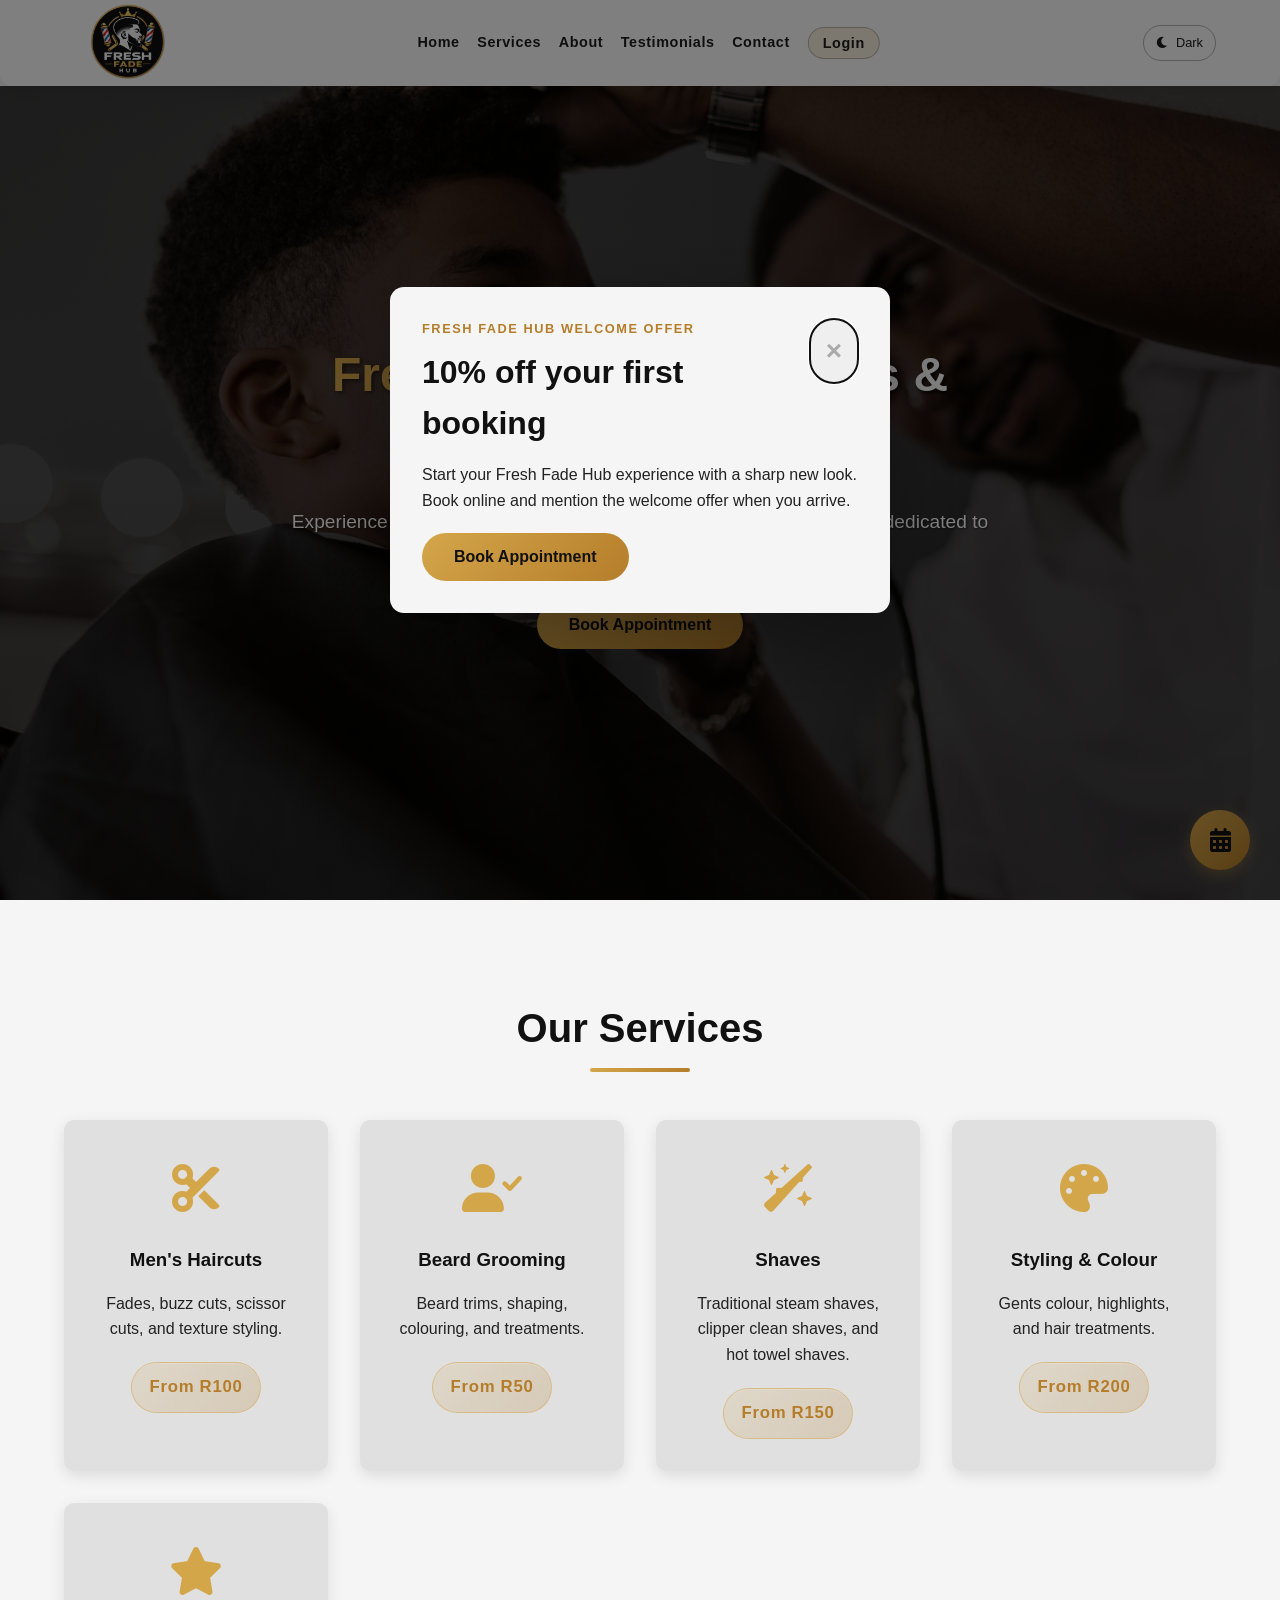
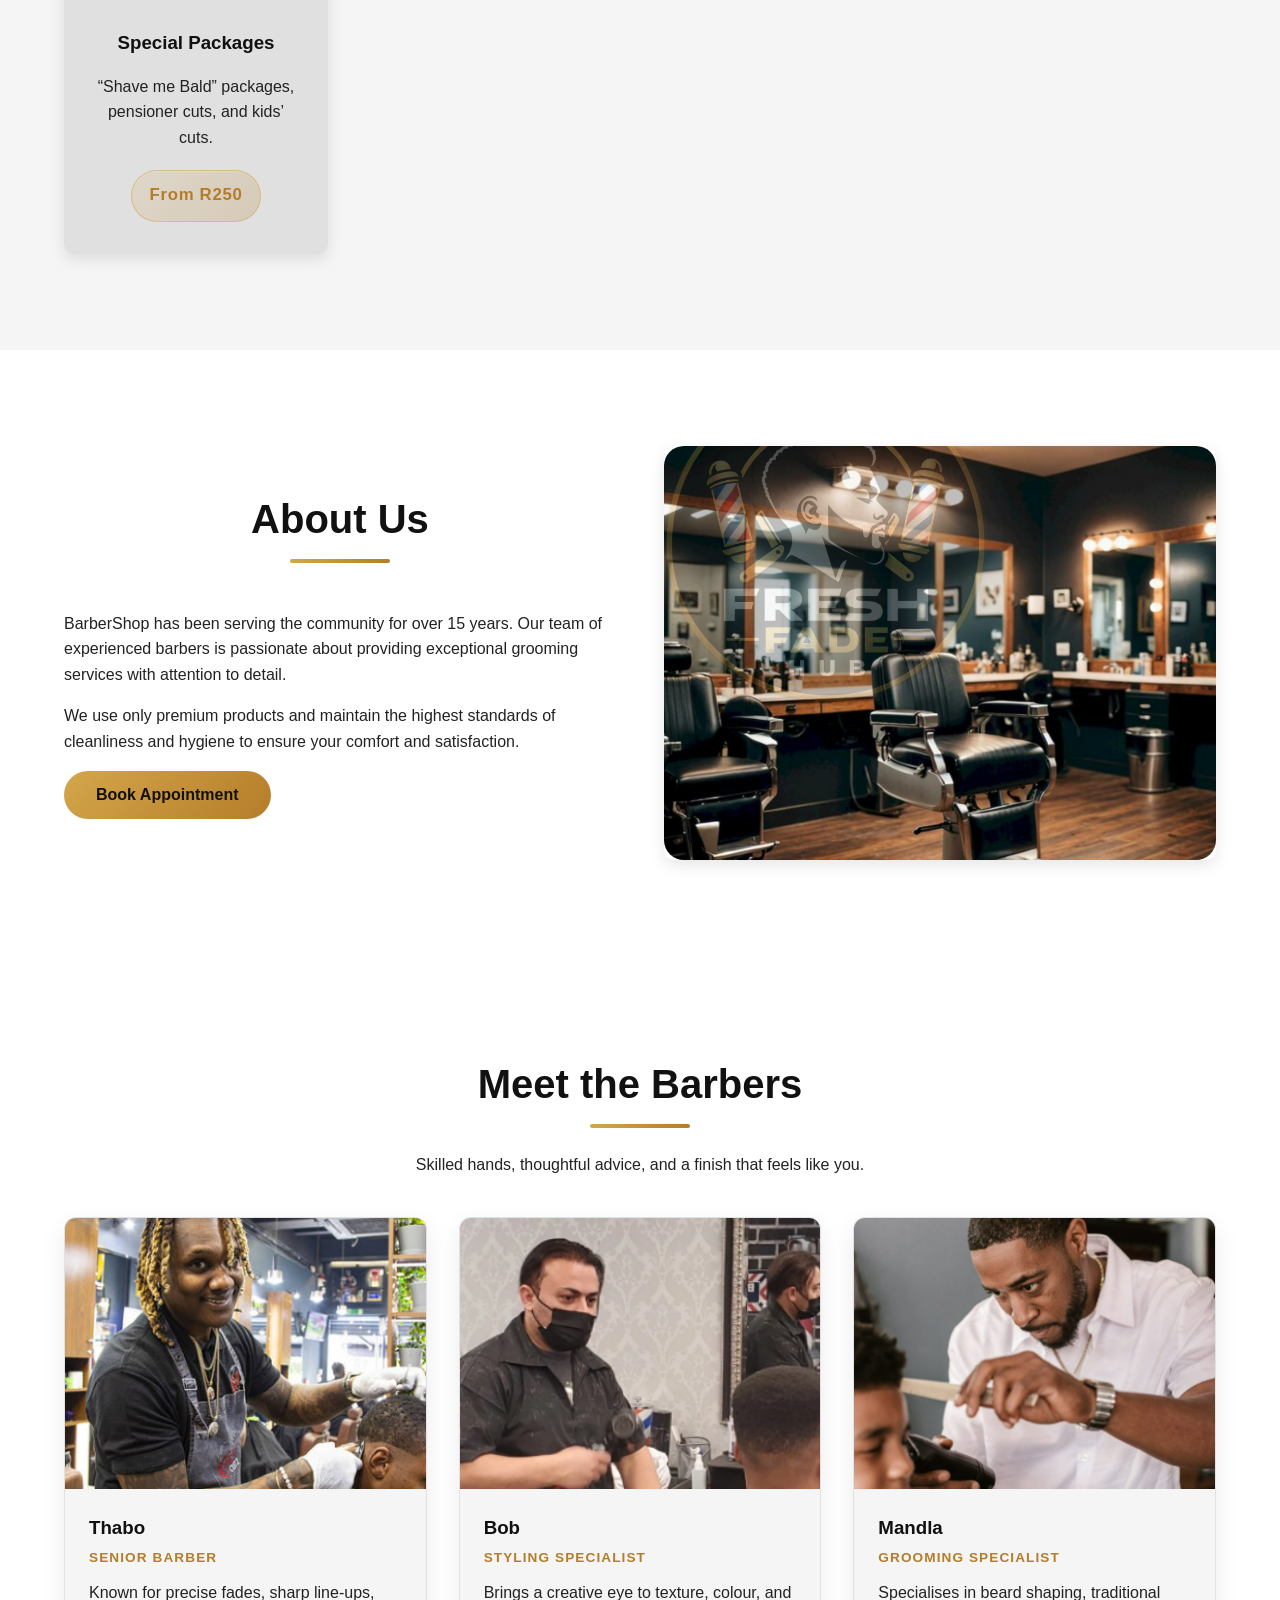
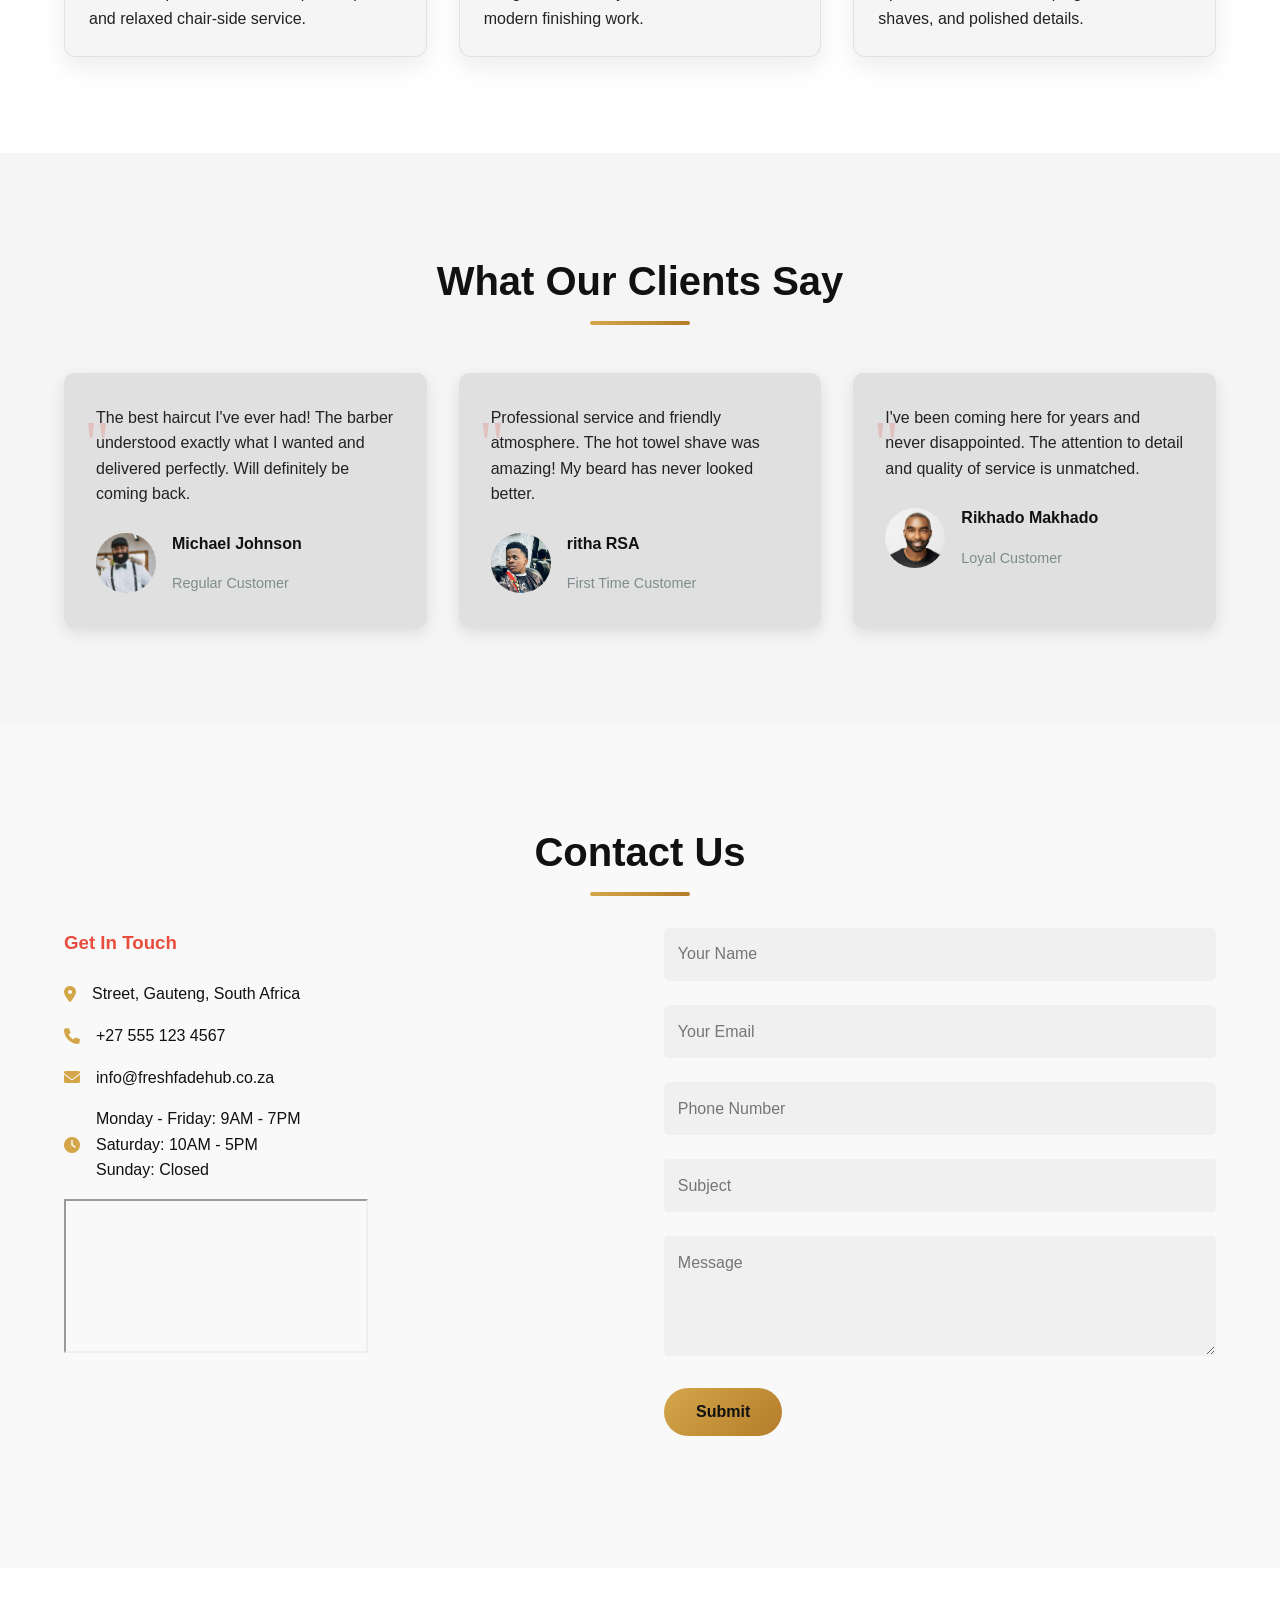
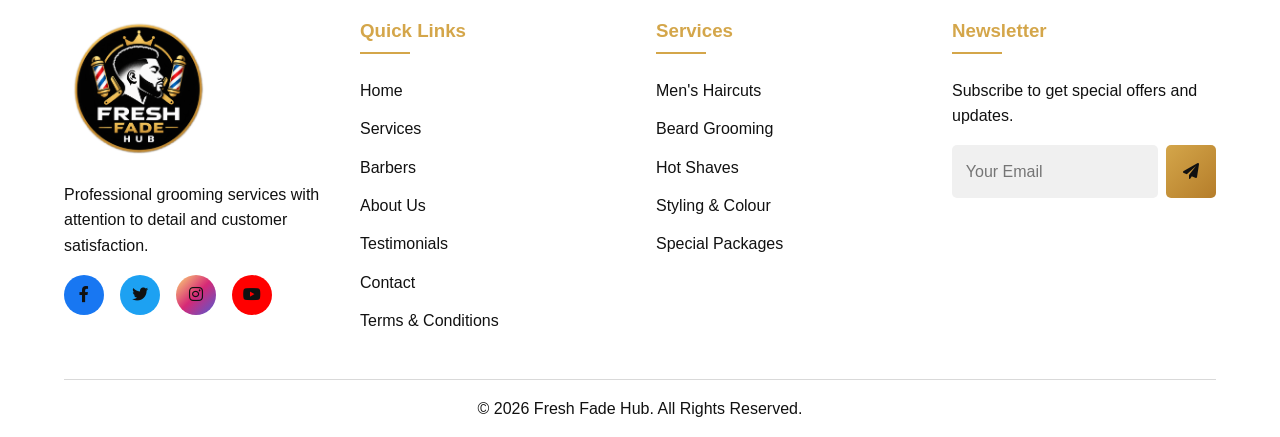
<file: index.html>
<!DOCTYPE html>
<html lang="en">
<head>
    <meta charset="UTF-8">
    <link rel="icon" href="images/logo.png" type="image/png">
    <meta name="viewport" content="width=device-width, initial-scale=1.0">
    <title>Fresh Fade Hub</title>
    <link rel="stylesheet" href="https://cdnjs.cloudflare.com/ajax/libs/font-awesome/6.0.0/css/all.min.css">
    <link rel="stylesheet" href="style.css">

</head>
<body>

    <header class="header">
        <div class="container">
            <div class="logo">
                <img src="images/logo.png" alt="Fresh Fade Hub Logo">
            </div>
            <nav class="navbar">
                <ul>
                    <li><a href="#home">Home</a></li>
                    <li><a href="#services">Services</a></li>
                    <li><a href="#about">About</a></li>
                    <li><a href="#testimonials">Testimonials</a></li>
                    <li><a href="#contact">Contact</a></li>
                    <li><a href="barber-login.html" class="nav-login-link">Login</a></li>
                </ul>
            </nav>
            <button class="theme-toggle" type="button" aria-label="Switch to dark theme" aria-pressed="false">
                <i class="fas fa-moon" aria-hidden="true"></i>
                <span>Dark</span>
            </button>
            <button class="mobile-menu-btn">
                <span class="bar"></span>
                <span class="bar"></span>
                <span class="bar"></span>
            </button>
        </div>
    </header>

    <section id="home" class="hero">
        <div class="hero-content">
            <h1><span>Fresh Fade Hub</span> Haircuts & Grooming</h1>
            <p>Experience the finest barber services in town. Our skilled barbers are dedicated to giving you the perfect look.</p>
            <a href="appointment.html" class="btn">Book Appointment</a>
        </div>
    </section>

    <section id="services" class="services">
        <div class="container">
            <h2 class="animate">Our Services</h2>
            <div class="services-grid">
                <div class="service-card animate">
                    <div class="service-icon">
                        <i class="fas fa-cut"></i>
                    </div>
                    <h3>Men's Haircuts</h3>
                    <p>Fades, buzz cuts, scissor cuts, and texture styling.</p>
                    <span class="service-price">From R100</span>
                </div>
                <div class="service-card animate">
                    <div class="service-icon">
                        <i class="fas fa-user-check"></i>
                    </div>
                    <h3>Beard Grooming</h3>
                    <p>Beard trims, shaping, colouring, and treatments.</p>
                    <span class="service-price">From R50</span>
                </div>
                <div class="service-card animate">
                    <div class="service-icon">
                        <i class="fas fa-wand-sparkles"></i>
                    </div>
                    <h3>Shaves</h3>
                    <p>Traditional steam shaves, clipper clean shaves, and hot towel shaves.</p>
                    <span class="service-price">From R150</span>
                </div>
                <div class="service-card animate">
                    <div class="service-icon">
                        <i class="fas fa-palette"></i>
                    </div>
                    <h3>Styling &amp; Colour</h3>
                    <p>Gents colour, highlights, and hair treatments.</p>
                    <span class="service-price">From R200</span>
                </div>
                <div class="service-card animate">
                    <div class="service-icon">
                        <i class="fas fa-star"></i>
                    </div>
                    <h3>Special Packages</h3>
                    <p>&ldquo;Shave me Bald&rdquo; packages, pensioner cuts, and kids&rsquo; cuts.</p>
                    <span class="service-price">From R250</span>
                </div>
            </div>
        </div>
    </section>

    <section id="about" class="about">
        <div class="container">
            <div class="about-content">
                <div class="about-text animate">
                    <h2>About Us</h2>
                    <p>BarberShop has been serving the community for over 15 years. Our team of experienced barbers is passionate about providing exceptional grooming services with attention to detail.</p>
                    <p>We use only premium products and maintain the highest standards of cleanliness and hygiene to ensure your comfort and satisfaction.</p>
                    <a href="appointment.html" class="btn">Book Appointment</a>
                </div>
                <div class="about-image animate">
                    <img src="images/about.png" alt="Barber Shop">
                </div>
            </div>
        </div>
    </section>

    <section id="barbers" class="barbers">
        <div class="container">
            <h2 class="animate">Meet the Barbers</h2>
            <p class="section-intro animate">Skilled hands, thoughtful advice, and a finish that feels like you.</p>
            <div class="barbers-grid">
                <article class="barber-card animate">
                    <img src="images/barbers (1).png" alt="Thabo, senior barber">
                    <div class="barber-card-content">
                        <h3>Thabo</h3>
                        <p class="barber-role">Senior Barber</p>
                        <p>Known for precise fades, sharp line-ups, and relaxed chair-side service.</p>
                    </div>
                </article>
                <article class="barber-card animate">
                    <img src="images/barbers (2).png" alt="Lerato, styling specialist">
                    <div class="barber-card-content">
                        <h3>Bob</h3>
                        <p class="barber-role">Styling Specialist</p>
                        <p>Brings a creative eye to texture, colour, and modern finishing work.</p>
                    </div>
                </article>
                <article class="barber-card animate">
                    <img src="images/barbers (3).png" alt="Mandla, grooming specialist">
                    <div class="barber-card-content">
                        <h3>Mandla</h3>
                        <p class="barber-role">Grooming Specialist</p>
                        <p>Specialises in beard shaping, traditional shaves, and polished details.</p>
                    </div>
                </article>
            </div>
        </div>
    </section>

    <section id="testimonials" class="testimonials">
        <div class="container">
            <h2 class="animate">What Our Clients Say</h2>
            <div class="testimonial-grid">
                <div class="testimonial-card animate">
                    <p class="testimonial-text">The best haircut I've ever had! The barber understood exactly what I wanted and delivered perfectly. Will definitely be coming back.</p>
                    <div class="client">
                        <img src="images/cas1 (3).png" alt="Client">
                        <div class="client-info">
                            <h4>Michael Johnson</h4>
                            <p>Regular Customer</p>
                        </div>
                    </div>
                </div>
                <div class="testimonial-card animate">
                    <p class="testimonial-text">Professional service and friendly atmosphere. The hot towel shave was amazing! My beard has never looked better.</p>
                    <div class="client">
                        <img src="images/cas1 (4).png" alt="Client">
                        <div class="client-info">
                            <h4>ritha RSA</h4>
                            <p>First Time Customer</p>
                        </div>
                    </div>
                </div>
                <div class="testimonial-card animate">
                    <p class="testimonial-text">I've been coming here for years and never disappointed. The attention to detail and quality of service is unmatched.</p>
                    <div class="client">
                        <img src="images/cas1 (2).png" alt="Client">
                        <div class="client-info">
                            <h4>Rikhado Makhado</h4>
                            <p>Loyal Customer</p>
                        </div>
                    </div>
                </div>
            </div>
        </div>
    </section>

    <section id="contact" class="contact">
        <div class="container">
            <h2 class="animate">Contact Us</h2>
            <div class="contact-container">
                <div class="contact-info animate">
                    <h3>Get In Touch</h3>
                    <div class="contact-details">
                        <p><i class="fas fa-map-marker-alt"></i> Street, Gauteng, South Africa</p>
                        <p><i class="fas fa-phone"></i> +27 555 123 4567</p>
                        <p><i class="fas fa-envelope"></i> info@freshfadehub.co.za</p>
                        <p><i class="fas fa-clock"></i> Monday - Friday: 9AM - 7PM<br>Saturday: 10AM - 5PM<br>Sunday: Closed</p>
                    </div>

                    <div class="map-wrapper">
                        <iframe
                            src="https://www.google.com/maps?q=Gauteng%20South%20Africa&z=11&output=embed"
                            loading="lazy"
                            referrerpolicy="no-referrer-when-downgrade"
                            allowfullscreen
                            title="Fresh Fade Hub Location">
                        </iframe>
                    </div>
                </div>
                <div class="contact-form animate">
                    <form id="contactForm">
                        <div class="form-group">
                            <input type="text" placeholder="Your Name" required>
                        </div>
                        <div class="form-group">
                            <input type="email" placeholder="Your Email" required>
                        </div>
                        <div class="form-group">
                            <input type="tel" placeholder="Phone Number">
                        </div>
                        <div class="form-group">
                            <input type="text" placeholder="Subject" required>
                        </div>
                        <div class="form-group">
                            <textarea placeholder="Message" required></textarea>
                        </div>
                        <button type="submit" class="btn">Submit</button>
                        <p class="form-confirmation" id="contactConfirmation" role="status" aria-live="polite"></p>
                    </form>
                </div>
            </div>
        </div>
    </section>

    <footer class="footer">
        <div class="container">
            <div class="footer-content">
                <div class="footer-column">
                    <img src="images/logo.png" alt="Fresh Fade Hub Logo" class="footer-logo">
                    <p>Professional grooming services with attention to detail and customer satisfaction.</p>
                    <div class="social-links">
                        <a href="https://www.facebook.com/" target="_blank" rel="noopener noreferrer" aria-label="Facebook"><i class="fab fa-facebook-f"></i></a>
                        <a href="https://twitter.com/" target="_blank" rel="noopener noreferrer" aria-label="Twitter"><i class="fab fa-twitter"></i></a>
                        <a href="https://instagram.com/" target="_blank" rel="noopener noreferrer" aria-label="Instagram"><i class="fab fa-instagram"></i></a>
                        <a href="https://youtube.com/" target="_blank" rel="noopener noreferrer" aria-label="YouTube"><i class="fab fa-youtube"></i></a>
                    </div>
                </div>
                <div class="footer-column">
                    <h3>Quick Links</h3>
                    <ul>
                        <li><a href="#home">Home</a></li>
                        <li><a href="#services">Services</a></li>
                        <li><a href="#barbers">Barbers</a></li>
                        <li><a href="#about">About Us</a></li>
                        <li><a href="#testimonials">Testimonials</a></li>
                        <li><a href="#contact">Contact</a></li>
                        <li><a href="terms.html">Terms &amp; Conditions</a></li>
                    </ul>
                </div>
                <div class="footer-column">
                    <h3>Services</h3>
                    <ul>
                        <li><a href="#services">Men's Haircuts</a></li>
                        <li><a href="#services">Beard Grooming</a></li>
                        <li><a href="#services">Hot Shaves</a></li>
                        <li><a href="#services">Styling &amp; Colour</a></li>
                        <li><a href="#services">Special Packages</a></li>
                    </ul>
                </div>
                <div class="footer-column">
                    <h3>Newsletter</h3>
                    <p>Subscribe to get special offers and updates.</p>
                    <form class="newsletter-form">
                        <input type="email" placeholder="Your Email" required>
                        <button type="submit"><i class="fas fa-paper-plane"></i></button>
                    </form>
                    <p class="form-confirmation" id="newsletterConfirmation" role="status" aria-live="polite"></p>
                </div>
            </div>
            <div class="footer-bottom">
                <p>&copy; 2026 Fresh Fade Hub. All Rights Reserved.</p>
            </div>
        </div>
    </footer>

    <a href="appointment.html" class="floating-btn">
        <i class="fas fa-calendar-alt"></i>
    </a>

    <div class="modal promo-modal" id="promoModal" role="dialog" aria-modal="true" aria-labelledby="promoTitle" hidden>
        <div class="modal-content">
            <button class="close" id="closePromo" type="button" aria-label="Close special offer">&times;</button>
            <p class="promo-eyebrow">Fresh Fade Hub welcome offer</p>
            <h2 id="promoTitle">10% off your first booking</h2>
            <p>Start your Fresh Fade Hub experience with a sharp new look. Book online and mention the welcome offer when you arrive.</p>
            <a href="appointment.html" class="btn" id="promoBook">Book Appointment</a>
        </div>
    </div>

    <script src="script.js"></script>
</body>
</html>
</file>
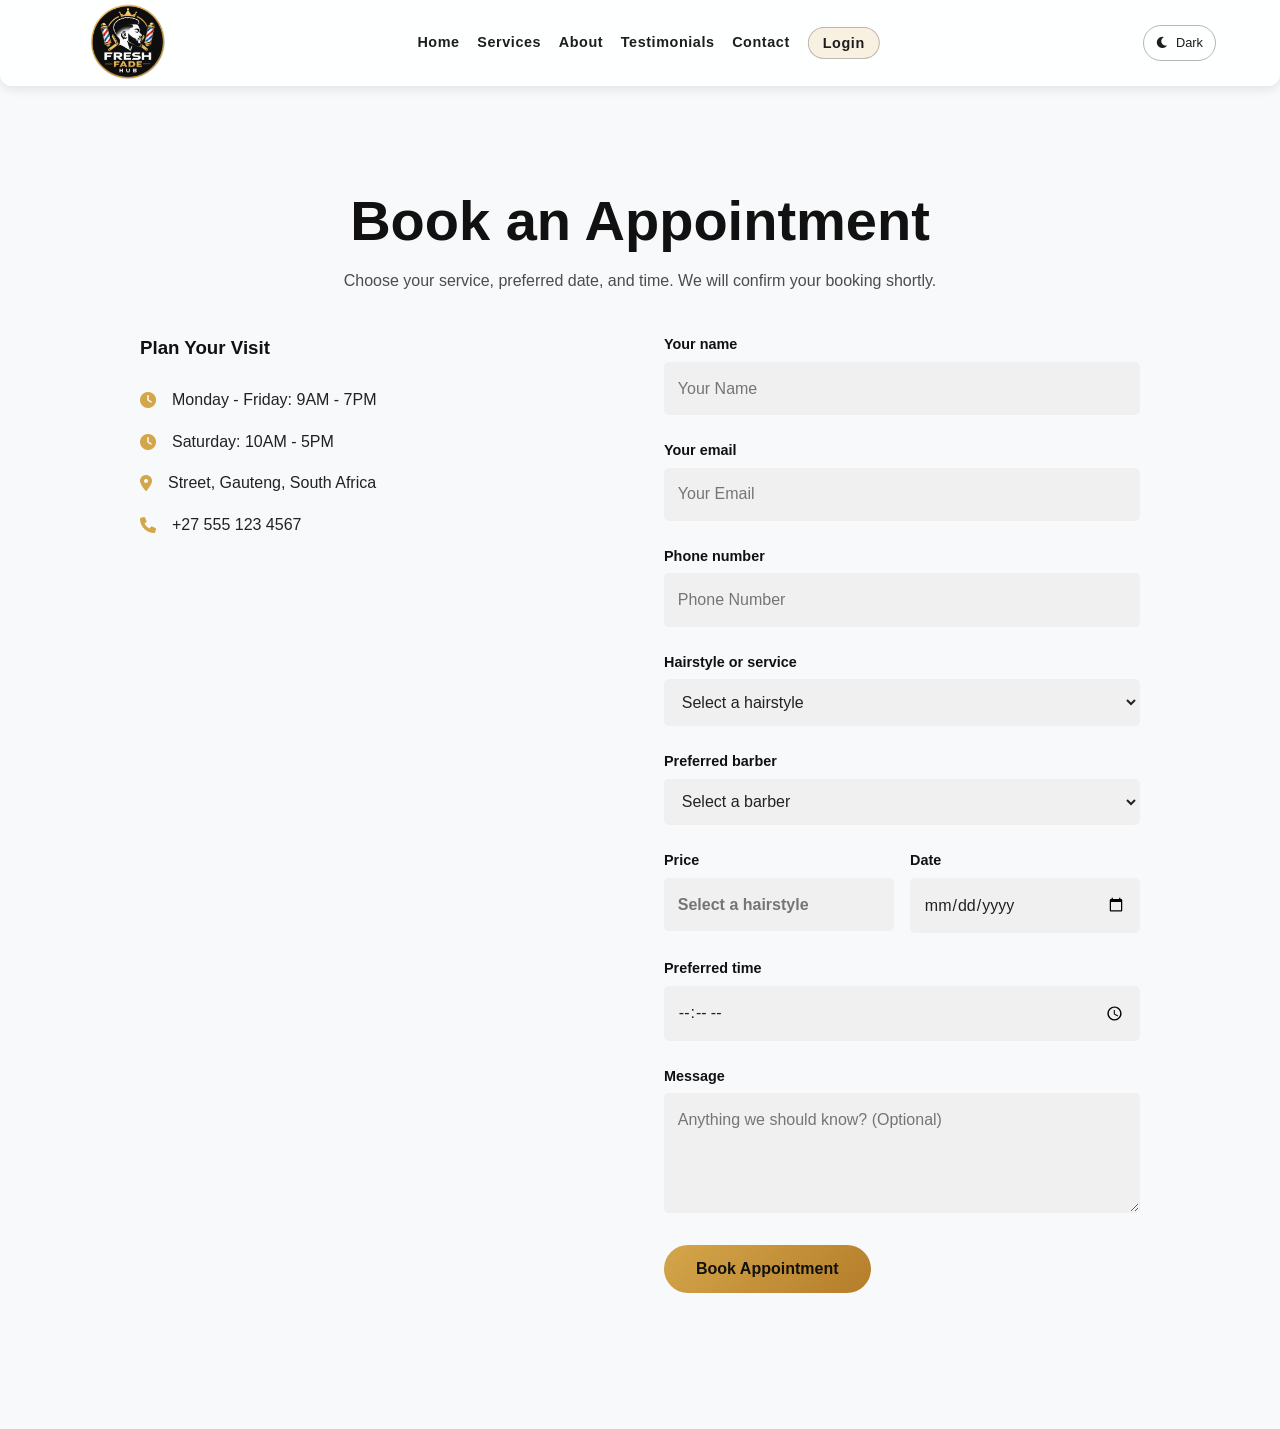
<file: appointment.html>
<!DOCTYPE html>
<html lang="en">
<head>
    <meta charset="UTF-8">
    <meta name="viewport" content="width=device-width, initial-scale=1.0">
    <title>Book an Appointment | Fresh Fade Hub</title>
    <link rel="stylesheet" href="https://cdnjs.cloudflare.com/ajax/libs/font-awesome/6.0.0/css/all.min.css">
    <link rel="stylesheet" href="style.css">
</head>
<body>
    <header class="header">
        <div class="container">
            <a class="logo" href="index.html" aria-label="Fresh Fade Hub home">
                <img src="images/logo.png" alt="Fresh Fade Hub Logo">
            </a>
            <nav class="navbar">
                <ul>
                    <li><a href="index.html#home">Home</a></li>
                    <li><a href="index.html#services">Services</a></li>
                    <li><a href="index.html#about">About</a></li>
                    <li><a href="index.html#testimonials">Testimonials</a></li>
                    <li><a href="index.html#contact">Contact</a></li>
                    <li><a href="barber-login.html" class="nav-login-link">Login</a></li>
                </ul>
            </nav>
            <button class="theme-toggle" type="button" aria-label="Switch to dark theme" aria-pressed="false">
                <i class="fas fa-moon" aria-hidden="true"></i>
                <span>Dark</span>
            </button>
            <button class="mobile-menu-btn" type="button" aria-label="Open navigation menu">
                <span class="bar"></span>
                <span class="bar"></span>
                <span class="bar"></span>
            </button>
        </div>
    </header>

    <main>
        <section class="appointment-page">
            <div class="container">
                <div class="appointment-intro animate">
                    <h1>Book an Appointment</h1>
                    <p>Choose your service, preferred date, and time. We will confirm your booking shortly.</p>
                </div>
                <div class="contact-container">
                    <div class="contact-info animate">
                        <h3>Plan Your Visit</h3>
                        <div class="contact-details">
                            <p><i class="fas fa-clock"></i> Monday - Friday: 9AM - 7PM</p>
                            <p><i class="fas fa-clock"></i> Saturday: 10AM - 5PM</p>
                            <p><i class="fas fa-map-marker-alt"></i> Street, Gauteng, South Africa</p>
                            <p><i class="fas fa-phone"></i> +27 555 123 4567</p>
                        </div>
                    </div>
                    <div class="contact-form animate">
                        <form id="appointmentForm">
                            <div class="form-group">
                                <label for="customerName">Your name</label>
                                <input id="customerName" name="name" type="text" placeholder="Your Name" required>
                            </div>
                            <div class="form-group">
                                <label for="customerEmail">Your email</label>
                                <input id="customerEmail" name="email" type="email" placeholder="Your Email" required>
                            </div>
                            <div class="form-group">
                                <label for="customerPhone">Phone number</label>
                                <input id="customerPhone" name="phone" type="tel" placeholder="Phone Number" required>
                            </div>
                            <div class="form-group">
                                <label for="hairstyle">Hairstyle or service</label>
                                <select id="hairstyle" name="hairstyle" required>
                                    <option value="" data-price="" disabled selected>Select a hairstyle</option>
                                    <option value="Men's Haircut" data-price="100" data-duration="60">Men's Haircut - R100</option>
                                    <option value="Skin Fade" data-price="150" data-duration="75">Skin Fade - R150</option>
                                    <option value="Beard Grooming" data-price="50" data-duration="45">Beard Grooming - R50</option>
                                    <option value="Hot Towel Shave" data-price="150" data-duration="45">Hot Towel Shave - R150</option>
                                    <option value="Styling and Colour" data-price="200" data-duration="120">Styling and Colour - R200</option>
                                    <option value="Special Package" data-price="250" data-duration="120">Special Package - R250</option>
                                </select>
                            </div>
                            <div class="form-group">
                                <label for="barber">Preferred barber</label>
                                <select id="barber" name="barber" required>
                                    <option value="" disabled selected>Select a barber</option>
                                    <option value="Any available barber">Any available barber</option>
                                    <option value="Thabo">Thabo</option>
                                    <option value="Lerato">Lerato</option>
                                    <option value="Mandla">Mandla</option>
                                </select>
                            </div>
                            <div class="booking-row">
                                <div class="form-group">
                                    <label for="appointmentPrice">Price</label>
                                    <input id="appointmentPrice" name="price" type="text" placeholder="Select a hairstyle" readonly required>
                                </div>
                                <div class="form-group">
                                    <label for="appointmentDate">Date</label>
                                    <input id="appointmentDate" name="date" type="date" required>
                                </div>
                            </div>
                            <div class="form-group">
                                <label for="appointmentTime">Preferred time</label>
                                <input id="appointmentTime" name="time" type="time" required>
                            </div>
                            <div class="form-group">
                                <label for="appointmentMessage">Message</label>
                                <textarea id="appointmentMessage" name="message" placeholder="Anything we should know? (Optional)"></textarea>
                            </div>
                            <button type="submit" class="btn">Book Appointment</button>
                            <p class="booking-confirmation" role="status" aria-live="polite"></p>
                            <div class="calendar-actions" hidden>
                                <p>Add your confirmed appointment to your calendar:</p>
                                <a class="calendar-btn" id="googleCalendarLink" href="#" target="_blank" rel="noopener">
                                    <i class="fab fa-google" aria-hidden="true"></i> Google Calendar
                                </a>
                                <a class="calendar-btn calendar-btn-secondary" id="downloadCalendar" href="#" download="fresh-fade-hub-appointment.ics">
                                    <i class="fas fa-download" aria-hidden="true"></i> Apple Calendar (.ics)
                                </a>
                            </div>
                        </form>
                    </div>
                </div>
            </div>
        </section>
    </main>

    <script src="script.js"></script>
</body>
</html>
</file>
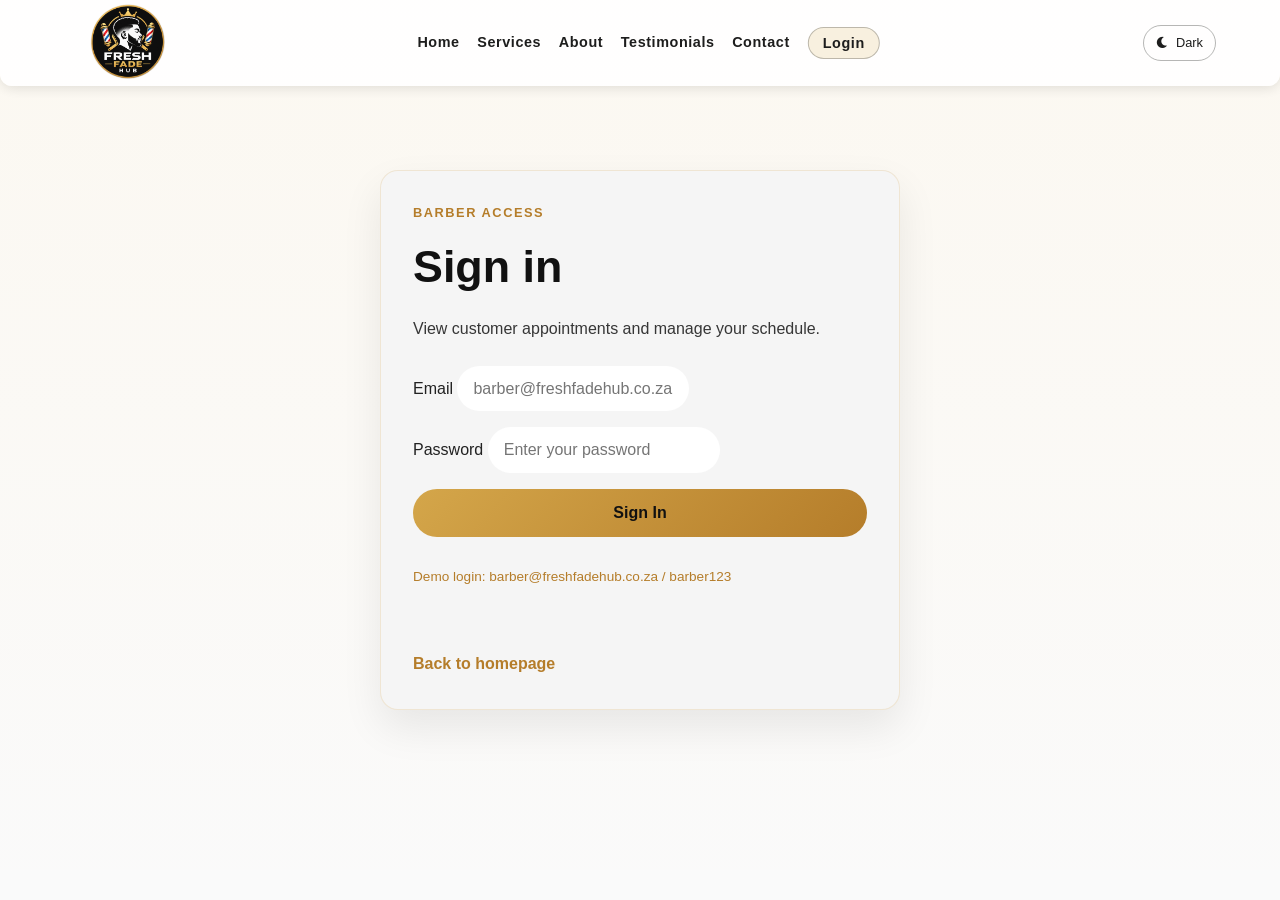
<file: barber-dashboard.html>
<!DOCTYPE html>
<html lang="en">
<head>
    <meta charset="UTF-8">
    <meta name="viewport" content="width=device-width, initial-scale=1.0">
    <title>Barber Dashboard | Fresh Fade Hub</title>
    <link rel="stylesheet" href="https://cdnjs.cloudflare.com/ajax/libs/font-awesome/6.0.0/css/all.min.css">
    <link rel="stylesheet" href="style.css">
</head>
<body>
    <header class="header">
        <div class="container">
            <a class="logo" href="index.html" aria-label="Fresh Fade Hub home">
                <img src="images/logo.png" alt="Fresh Fade Hub Logo">
            </a>
            <nav class="navbar">
                <ul>
                    <li><a href="index.html#home">Home</a></li>
                    <li><a href="index.html#services">Services</a></li>
                    <li><a href="index.html#contact">Contact</a></li>
                    <li><a href="barber-login.html" class="nav-login-link">Login</a></li>
                </ul>
            </nav>
            <button class="theme-toggle" type="button" aria-label="Switch to dark theme" aria-pressed="false">
                <i class="fas fa-moon" aria-hidden="true"></i>
                <span>Dark</span>
            </button>
            <button class="mobile-menu-btn" type="button" aria-label="Open navigation menu">
                <span class="bar"></span>
                <span class="bar"></span>
                <span class="bar"></span>
            </button>
        </div>
    </header>

    <main>
        <section class="dashboard-page">
            <div class="container dashboard-container">
                <div class="dashboard-header animate">
                    <div>
                        <p class="promo-eyebrow">Barber dashboard</p>
                        <h1>Appointments</h1>
                    </div>
                    <button id="logoutBtn" class="btn btn-secondary" type="button">Log out</button>
                </div>

                <div class="dashboard-summary animate">
                    <div class="summary-card">
                        <span>Total bookings</span>
                        <strong id="totalBookings">0</strong>
                    </div>
                    <div class="summary-card">
                        <span>Today</span>
                        <strong id="todayBookings">0</strong>
                    </div>
                    <div class="summary-card">
                        <span>Upcoming</span>
                        <strong id="upcomingBookings">0</strong>
                    </div>
                </div>

                <div class="dashboard-panel animate">
                    <div class="panel-header">
                        <h2>Bookings</h2>
                    </div>
                    <div class="table-wrap">
                        <table class="appointments-table">
                            <thead>
                                <tr>
                                    <th>Customer</th>
                                    <th>Service</th>
                                    <th>Barber</th>
                                    <th>Date</th>
                                    <th>Time</th>
                                    <th>Phone</th>
                                    <th>Notes</th>
                                </tr>
                            </thead>
                            <tbody id="appointmentsTableBody">
                                <tr>
                                    <td colspan="7" class="empty-state">No appointments yet.</td>
                                </tr>
                            </tbody>
                        </table>
                    </div>
                </div>
            </div>
        </section>
    </main>

    <script src="script.js"></script>
</body>
</html>
</file>
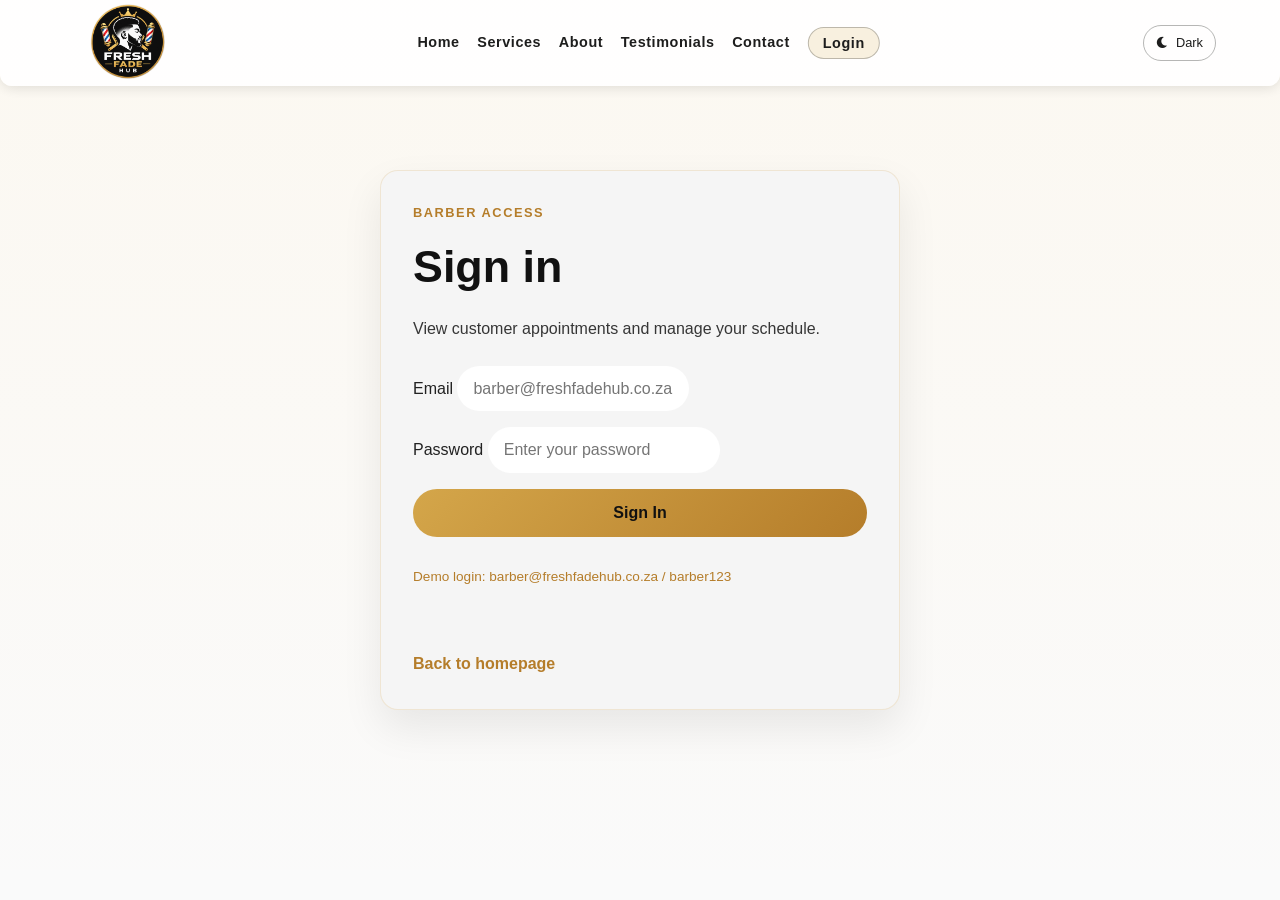
<file: barber-login.html>
<!DOCTYPE html>
<html lang="en">
<head>
    <meta charset="UTF-8">
    <meta name="viewport" content="width=device-width, initial-scale=1.0">
    <title>Barber Login | Fresh Fade Hub</title>
    <link rel="stylesheet" href="https://cdnjs.cloudflare.com/ajax/libs/font-awesome/6.0.0/css/all.min.css">
    <link rel="stylesheet" href="style.css">
</head>
<body>
    <header class="header">
        <div class="container">
            <a class="logo" href="index.html" aria-label="Fresh Fade Hub home">
                <img src="images/logo.png" alt="Fresh Fade Hub Logo">
            </a>
            <nav class="navbar">
                <ul>
                    <li><a href="index.html#home">Home</a></li>
                    <li><a href="index.html#services">Services</a></li>
                    <li><a href="index.html#about">About</a></li>
                    <li><a href="index.html#testimonials">Testimonials</a></li>
                    <li><a href="index.html#contact">Contact</a></li>
                    <li><a href="barber-login.html" class="nav-login-link">Login</a></li>
                </ul>
            </nav>
            <button class="theme-toggle" type="button" aria-label="Switch to dark theme" aria-pressed="false">
                <i class="fas fa-moon" aria-hidden="true"></i>
                <span>Dark</span>
            </button>
            <button class="mobile-menu-btn" type="button" aria-label="Open navigation menu">
                <span class="bar"></span>
                <span class="bar"></span>
                <span class="bar"></span>
            </button>
        </div>
    </header>

    <main>
        <section class="auth-page">
            <div class="container auth-shell">
                <div class="auth-card animate">
                    <p class="promo-eyebrow">Barber access</p>
                    <h1>Sign in</h1>
                    <p class="auth-copy">View customer appointments and manage your schedule.</p>

                    <form id="barberLoginForm" class="auth-form">
                        <div class="form-group">
                            <label for="barberEmail">Email</label>
                            <input id="barberEmail" type="email" placeholder="barber@freshfadehub.co.za" required>
                        </div>
                        <div class="form-group">
                            <label for="barberPassword">Password</label>
                            <input id="barberPassword" type="password" placeholder="Enter your password" required>
                        </div>
                        <button type="submit" class="btn">Sign In</button>
                        <p class="auth-note">Demo login: barber@freshfadehub.co.za / barber123</p>
                        <p class="login-feedback" id="loginFeedback" role="status" aria-live="polite"></p>
                    </form>

                    <a href="index.html" class="text-link">Back to homepage</a>
                </div>
            </div>
        </section>
    </main>

    <script src="script.js"></script>
</body>
</html>
</file>
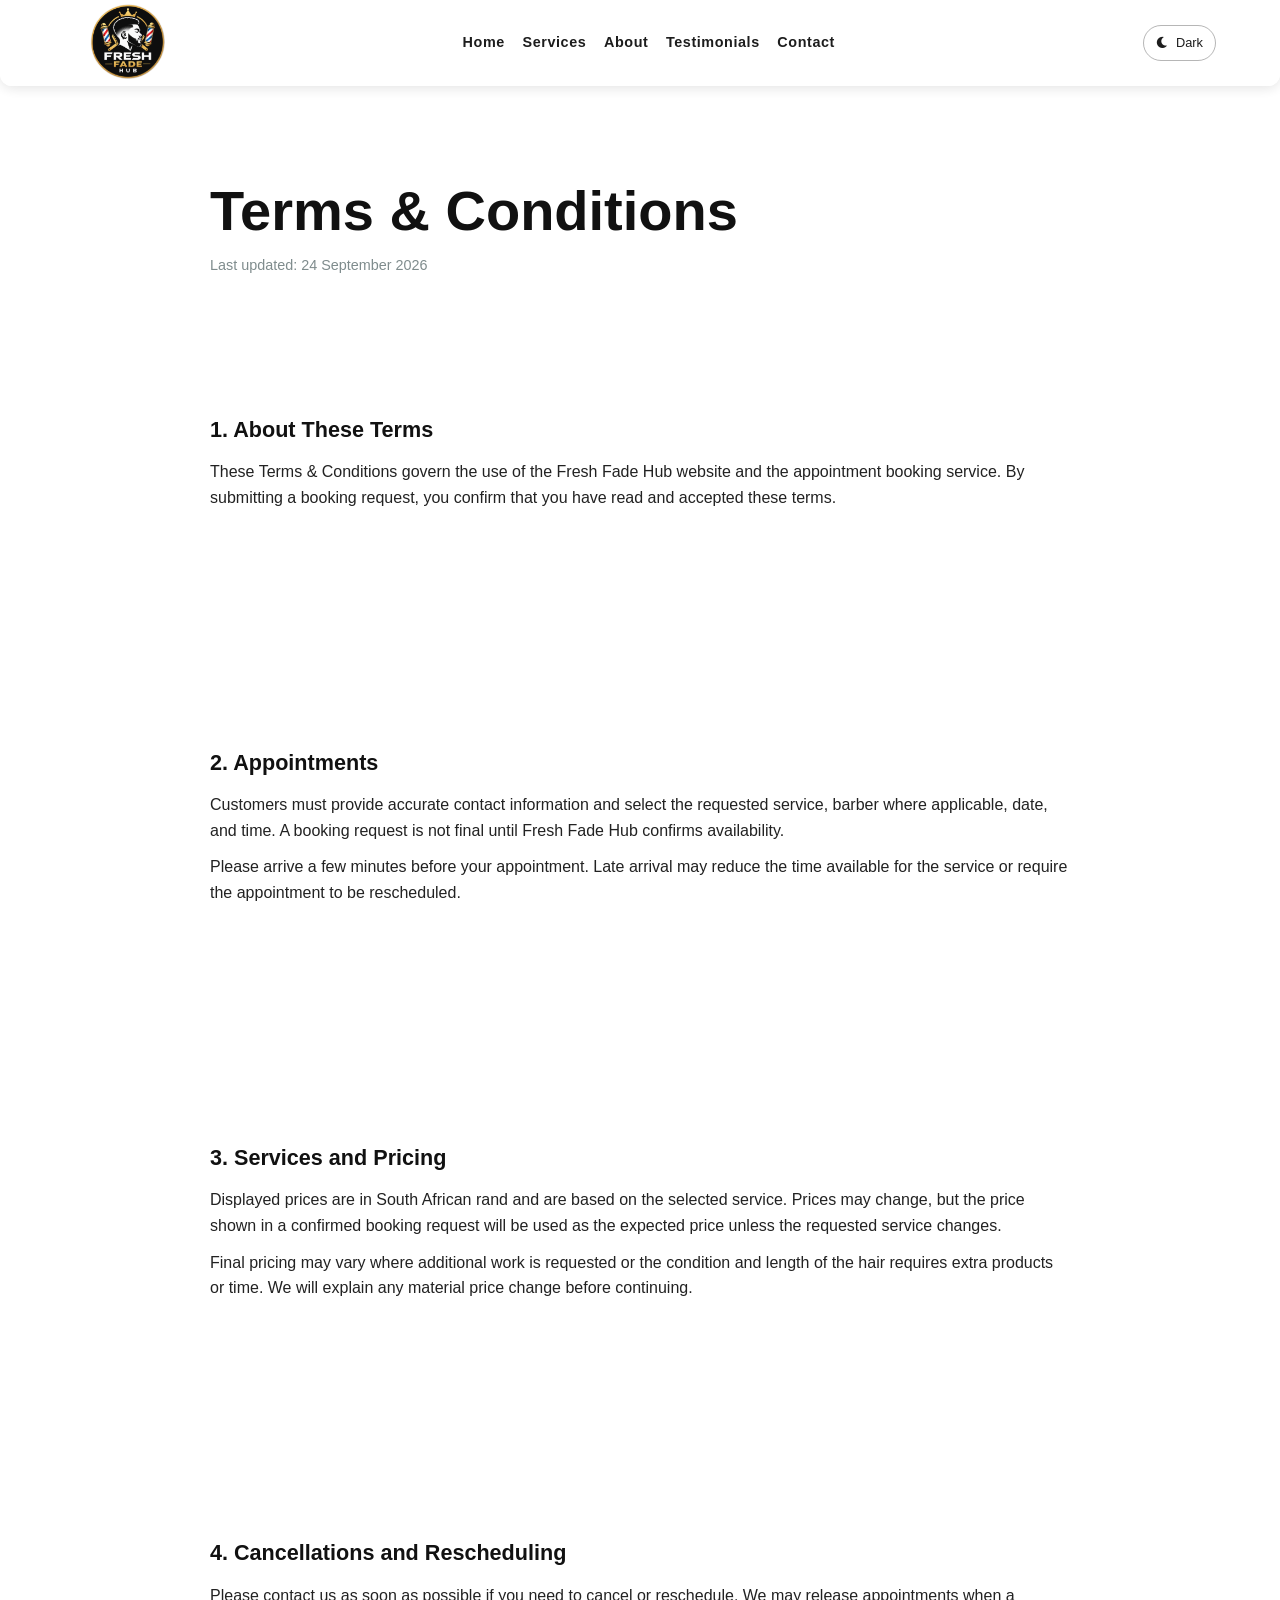
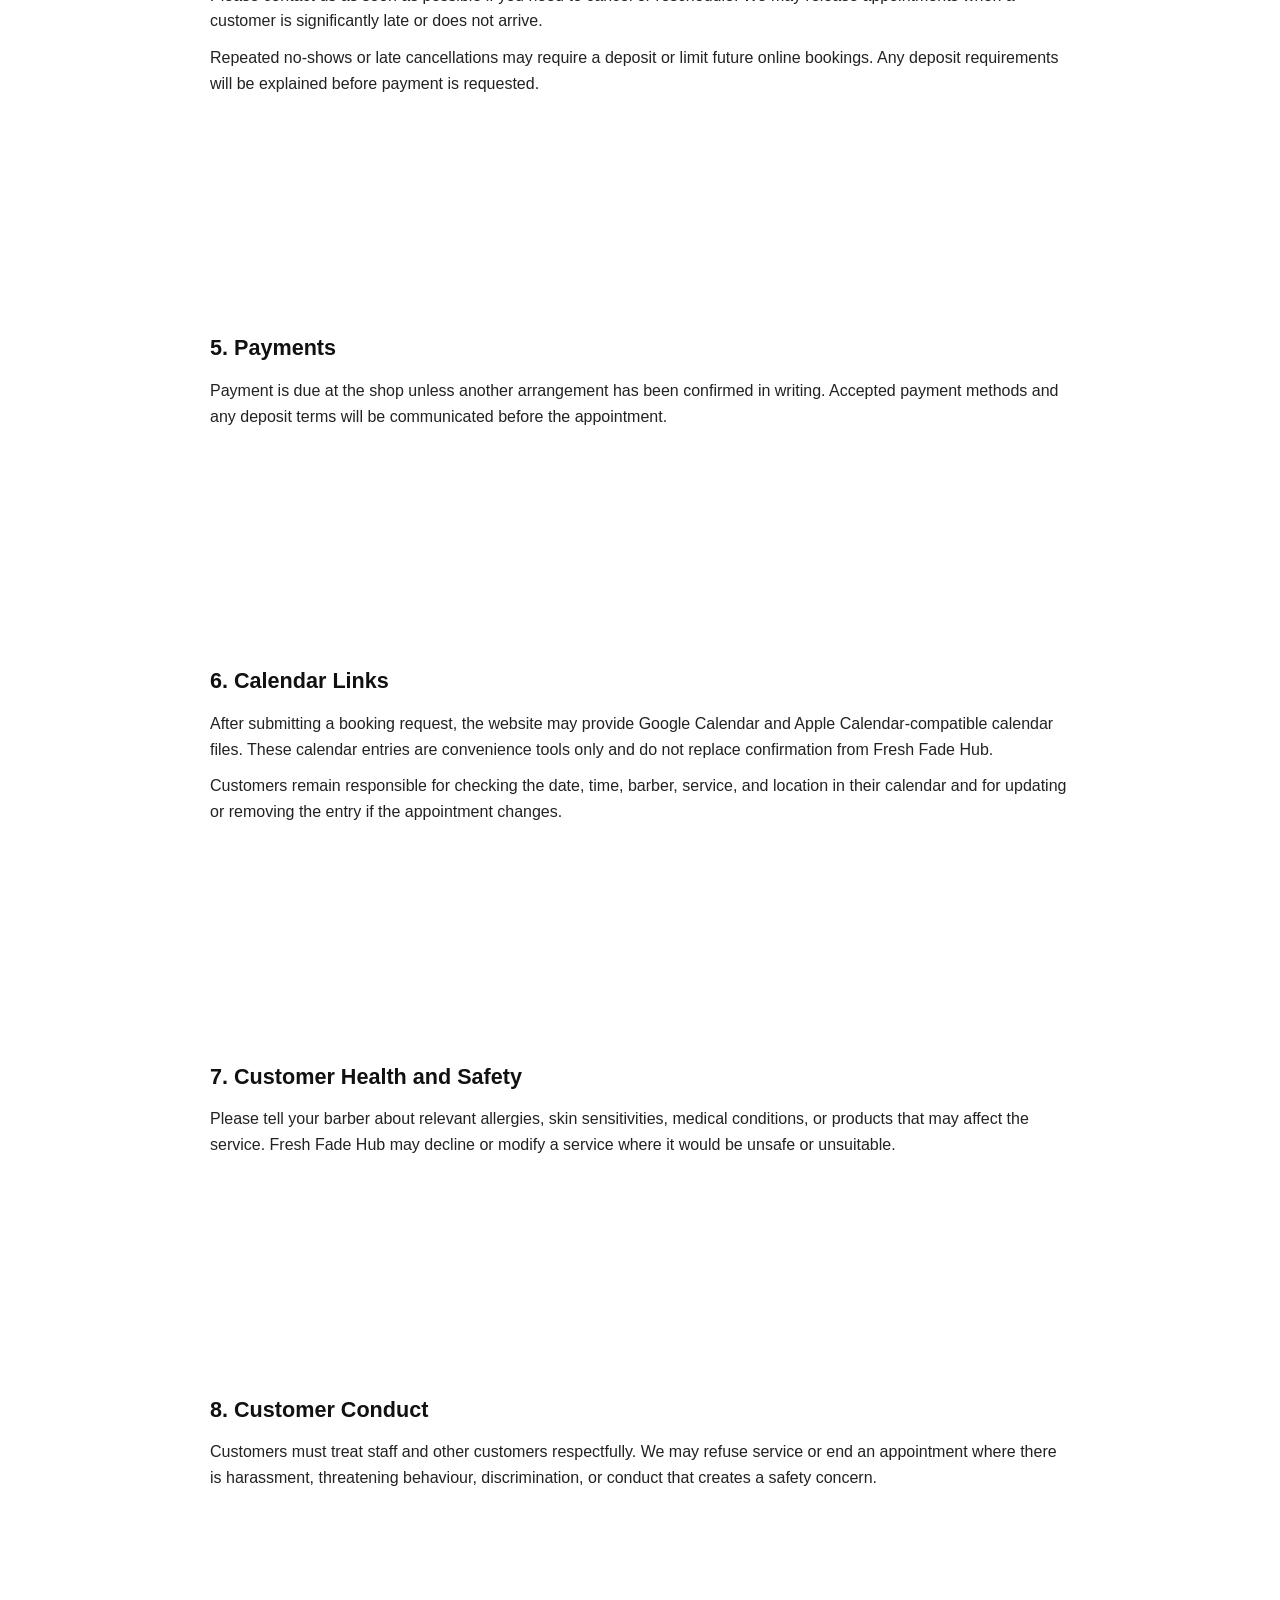
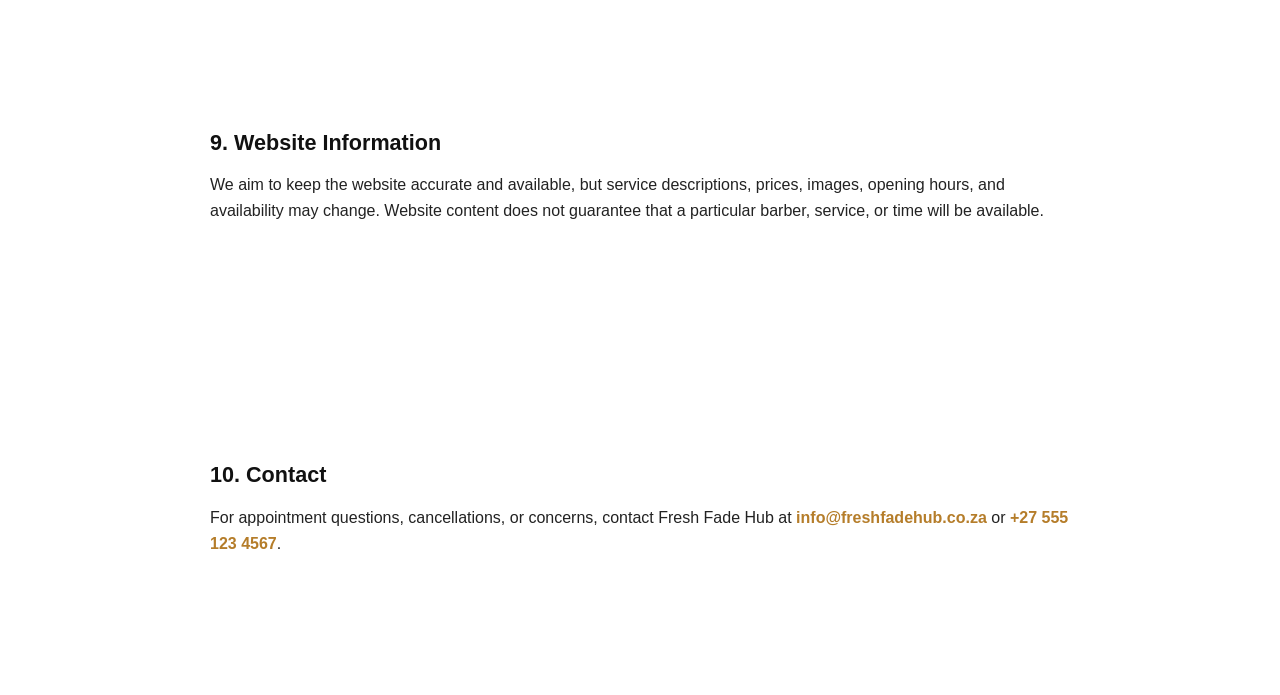
<file: terms.html>
<!DOCTYPE html>
<html lang="en">
<head>
    <meta charset="UTF-8">
    <meta name="viewport" content="width=device-width, initial-scale=1.0">
    <title>Terms &amp; Conditions | Fresh Fade Hub</title>
    <link rel="stylesheet" href="https://cdnjs.cloudflare.com/ajax/libs/font-awesome/6.0.0/css/all.min.css">
    <link rel="stylesheet" href="style.css">
</head>
<body>
    <header class="header">
        <div class="container">
            <a class="logo" href="index.html" aria-label="Fresh Fade Hub home">
                <img src="images/logo.png" alt="Fresh Fade Hub Logo">
            </a>
            <nav class="navbar">
                <ul>
                    <li><a href="index.html#home">Home</a></li>
                    <li><a href="index.html#services">Services</a></li>
                    <li><a href="index.html#about">About</a></li>
                    <li><a href="index.html#testimonials">Testimonials</a></li>
                    <li><a href="index.html#contact">Contact</a></li>
                </ul>
            </nav>
            <button class="theme-toggle" type="button" aria-label="Switch to dark theme" aria-pressed="false">
                <i class="fas fa-moon" aria-hidden="true"></i>
                <span>Dark</span>
            </button>
            <button class="mobile-menu-btn" type="button" aria-label="Open navigation menu">
                <span class="bar"></span>
                <span class="bar"></span>
                <span class="bar"></span>
            </button>
        </div>
    </header>

    <main class="legal-page">
        <div class="container">
            <article class="legal-content">
                <h1>Terms &amp; Conditions</h1>
                <p class="legal-updated">Last updated: 24 September 2026</p>

                <section class="legal-section">
                    <h2>1. About These Terms</h2>
                    <p>These Terms &amp; Conditions govern the use of the Fresh Fade Hub website and the appointment booking service. By submitting a booking request, you confirm that you have read and accepted these terms.</p>
                </section>

                <section class="legal-section">
                    <h2>2. Appointments</h2>
                    <p>Customers must provide accurate contact information and select the requested service, barber where applicable, date, and time. A booking request is not final until Fresh Fade Hub confirms availability.</p>
                    <p>Please arrive a few minutes before your appointment. Late arrival may reduce the time available for the service or require the appointment to be rescheduled.</p>
                </section>

                <section class="legal-section">
                    <h2>3. Services and Pricing</h2>
                    <p>Displayed prices are in South African rand and are based on the selected service. Prices may change, but the price shown in a confirmed booking request will be used as the expected price unless the requested service changes.</p>
                    <p>Final pricing may vary where additional work is requested or the condition and length of the hair requires extra products or time. We will explain any material price change before continuing.</p>
                </section>

                <section class="legal-section">
                    <h2>4. Cancellations and Rescheduling</h2>
                    <p>Please contact us as soon as possible if you need to cancel or reschedule. We may release appointments when a customer is significantly late or does not arrive.</p>
                    <p>Repeated no-shows or late cancellations may require a deposit or limit future online bookings. Any deposit requirements will be explained before payment is requested.</p>
                </section>

                <section class="legal-section">
                    <h2>5. Payments</h2>
                    <p>Payment is due at the shop unless another arrangement has been confirmed in writing. Accepted payment methods and any deposit terms will be communicated before the appointment.</p>
                </section>

                <section class="legal-section">
                    <h2>6. Calendar Links</h2>
                    <p>After submitting a booking request, the website may provide Google Calendar and Apple Calendar-compatible calendar files. These calendar entries are convenience tools only and do not replace confirmation from Fresh Fade Hub.</p>
                    <p>Customers remain responsible for checking the date, time, barber, service, and location in their calendar and for updating or removing the entry if the appointment changes.</p>
                </section>

                <section class="legal-section">
                    <h2>7. Customer Health and Safety</h2>
                    <p>Please tell your barber about relevant allergies, skin sensitivities, medical conditions, or products that may affect the service. Fresh Fade Hub may decline or modify a service where it would be unsafe or unsuitable.</p>
                </section>

                <section class="legal-section">
                    <h2>8. Customer Conduct</h2>
                    <p>Customers must treat staff and other customers respectfully. We may refuse service or end an appointment where there is harassment, threatening behaviour, discrimination, or conduct that creates a safety concern.</p>
                </section>

                <section class="legal-section">
                    <h2>9. Website Information</h2>
                    <p>We aim to keep the website accurate and available, but service descriptions, prices, images, opening hours, and availability may change. Website content does not guarantee that a particular barber, service, or time will be available.</p>
                </section>

                <section class="legal-section">
                    <h2>10. Contact</h2>
                    <p>For appointment questions, cancellations, or concerns, contact Fresh Fade Hub at <a href="mailto:info@freshfadehub.co.za">info@freshfadehub.co.za</a> or <a href="tel:+275551234567">+27 555 123 4567</a>.</p>
                </section>
            </article>
        </div>
    </main>

    <script src="script.js"></script>
</body>
</html>
</file>
<file: style.css>
:root {
    --brand-gold: #d4a64a;
    --brand-gold-dark: #b57d2a;
    --brand-gold-soft: rgba(212, 166, 74, 0.15);
    --page-bg: #f8f9fa;
    --page-bg: #ffffff;
    --surface: #f5f5f5;
    --surface-muted: #e0e0e0;
    --text: #222222;
    --heading: #111111;
    --dark-surface: #cccccc;
    --contact-bg: #f9f9f9;
    --input-bg: #f0f0f0;
}

body.dark-theme {
    --page-bg: #121212;
    --surface: #1c1c1c;
    --surface-muted: #252525;
    --text: #eeeeee;
    --heading: #f5f5f5;
    --dark-surface: #050505;
    --contact-bg: #080808;
    --input-bg: #292929;
}

* {
    margin: 0;
    padding: 0;
    box-sizing: border-box;
}

html,
body {
    max-width: 100%;
    overflow-x: hidden;
}

html {
    scroll-behavior: smooth;
}

body {
    font-family: 'Segoe UI', Tahoma, Geneva, Verdana, sans-serif;
    line-height: 1.6;
    color: var(--text);
    background-color: var(--page-bg);
    transition: background-color 0.3s ease, color 0.3s ease;
    overflow-x: hidden;
}

img {
    max-width: 100%;
    display: block;
}

a {
    text-decoration: none;
}

button,
input,
textarea,
select {
    font: inherit;
    padding: 10px 16px;
    border-radius: 50px;
    border:none;
}

.container {
    width: 100%;
    max-width: 1200px;
    margin: 0 auto;
    padding: 0 24px;
    
}

header {
    background-color: rgba(0, 0, 0, 0.5);
    color: white;
    position: fixed;
    width: 100%;
    top: 0;
    z-index: 1000;
    box-shadow: 0 2px 10px rgba(0, 0, 0, 0.1);
    animation: headerReveal 0.7s ease-out both;
    border-radius: 0 0 12px 12px;

}

body:not(.dark-theme) header {
    background-color: rgba(255, 255, 255, 0.92);
    color: #111;
    box-shadow: 0 2px 14px rgba(0, 0, 0, 0.12);
}

.header-container,
header .container {
    display: flex;
    justify-content: space-between;
    align-items: center;
    gap: 1rem;
    position: relative;
}

header .container > .theme-toggle,
header .container > .nav-login-button {
    display: inline-flex;
    align-items: center;
    justify-content: center;
}

.logo {
    display: flex;
    align-items: center;
    justify-content: center;
    min-width: 128px;
}

.logo img {
    display: block;
    height: 86px;
    width: auto;
    max-width: 170px;
    object-fit: contain;
    animation: logoReveal 0.9s 0.15s cubic-bezier(0.22, 1, 0.36, 1) both;
}

.logo h2 {
    font-size: 1.8rem;
    color: #fff;
    letter-spacing: 1px;
}

.logo span {
    color: #e74c3c;
}

.navbar ul {
    display: flex;
    list-style: none;
    align-items: center;
}

.navbar {
    position: absolute;
    left: 50%;
    transform: translateX(-50%);
}

.navbar ul li {
    margin-left: 1.1rem;
    font-size: 0.9rem;
}

.navbar ul li a {
    color: white;
    font-weight: 600;
    font-size: 0.9rem;
    letter-spacing: 0.04em;
    transition: color 0.3s ease;
}

.navbar ul li {
    animation: navItemReveal 0.55s ease-out both;
}

.navbar ul li:nth-child(1) { animation-delay: 0.25s; }
.navbar ul li:nth-child(2) { animation-delay: 0.32s; }
.navbar ul li:nth-child(3) { animation-delay: 0.39s; }
.navbar ul li:nth-child(4) { animation-delay: 0.46s; }
.navbar ul li:nth-child(5) { animation-delay: 0.53s; }

.navbar ul li a:hover {
    color: var(--brand-gold);
}

body:not(.dark-theme) .navbar ul li a {
    color: #111;
}

.nav-login-link {
    display: inline-flex;
    align-items: center;
    justify-content: center;
    padding: 0.5rem 0.9rem;
    border-radius: 999px;
    background: rgba(212, 166, 74, 0.18);
    border: 1px solid rgba(212, 166, 74, 0.7);
    color: var(--brand-gold) !important;
    font-weight: 700;
    font-size: 0.8rem;
    text-decoration: none;
    transition: all 0.3s ease;
    line-height: 1;
}

.nav-login-link:hover {
    background: var(--brand-gold);
    color: #111 !important;
    transform: translateY(-1px);
}

body:not(.dark-theme) .nav-login-link {
    border-color: rgba(0, 0, 0, 0.25);
    color: #111 !important;
}

.theme-toggle {
    display: inline-flex;
    align-items: center;
    gap: 0.45rem;
    border: 1px solid rgba(255, 255, 255, 0.35);
    border-radius: 999px;
    padding: 0.45rem 0.75rem;
    background: transparent;
    color: white;
    cursor: pointer;
    font-size: 0.8rem;
    transition: background-color 0.3s ease, border-color 0.3s ease, color 0.3s ease;
}

.theme-toggle:hover {
    background-color: var(--brand-gold);
    border-color: var(--brand-gold);
    color: #111;
}

body:not(.dark-theme) .theme-toggle {
    border-color: rgba(0, 0, 0, 0.3);
    color: #111;
}

.mobile-menu-btn {
    display: none;
    background: none;
    border: none;
    color: white;
    font-size: 1.5rem;
    cursor: pointer;
    width: 44px;
    height: 44px;
    position: relative;
}

.mobile-menu-btn .bar {
    display: block;
    width: 22px;
    height: 3px;
    background: white;
    border-radius: 2px;
    margin: 4px auto;
}

body:not(.dark-theme) .mobile-menu-btn {
    color: #111;
}

body:not(.dark-theme) .mobile-menu-btn .bar {
    background: #111;
}

.hero {
    min-height: calc(100vh - 86px);
    background: linear-gradient(rgba(0, 0, 0, 0.68), rgba(0, 0, 0, 0.72)), url('images/background.png');
    background-size: cover;
    background-position: center;
    display: flex;
    align-items: center;
    text-align: center;
    color: white;
    margin-top: 86px;
    animation: heroBackground 16s ease-out both;
}

.hero-content {
    max-width: 800px;
    margin: 0 auto;
    padding: 2rem;
}

.hero h1 {
    font-size: 3rem;
    margin-bottom: 1rem;
    text-shadow: 2px 2px 4px rgba(0, 0, 0, 1);
    animation: heroReveal 0.8s 0.35s ease-out both, heroTitleColor 4s 1.2s ease-in-out infinite alternate;
}
.hero h1 span {
    color: var(--brand-gold);
    text-shadow: 2px 2px 4px rgba(0, 0, 0, 0.5);
}

.hero p {
    font-size: 1.2rem;
    margin-bottom: 2rem;
    text-shadow: 1px 1px 2px rgba(0, 0, 0, 0.5);
    animation: heroReveal 0.8s 0.5s ease-out both;
}

.btn {
    display: inline-block;
    background: linear-gradient(135deg, var(--brand-gold), var(--brand-gold-dark));
    color: #111;
    padding: 1rem 2rem;
    border-radius: 50px;
    text-decoration: none;
    font-weight: bold;
    transition: all 0.3s ease;
    border: none;
    cursor: pointer;
    font-size: 1rem;
    line-height: 1;
}

.hero .btn {
    animation: heroReveal 0.8s 0.65s ease-out both;
}
.btn:focus,
.floating-btn:focus {
    outline: none;
    box-shadow: 0 0 0 3px var(--brand-gold-soft);
    transform: scale(1.05);
}


.btn:hover {
    background: linear-gradient(135deg, var(--brand-gold-dark), var(--brand-gold));
    transform: translateY(-3px);
    box-shadow: 0 5px 15px rgba(212, 166, 74, 0.35);
}

section {
    padding: 6rem 0;
}

.section-title,
section h2 {
    text-align: center;
    margin-bottom: 3rem;
    font-size: 2.5rem;
    color: var(--heading);
    position: relative;
}

.section-title::after,
section h2::after {
    content: '';
    display: block;
    width: 100px;
    height: 4px;
    background: linear-gradient(90deg, var(--brand-gold), var(--brand-gold-dark));
    margin: 0.5rem auto;
    border-radius: 2px;
}

.services {
    background-color: var(--surface);
    transition: background-color 0.3s ease;
}

.services-grid,
.testimonial-grid,
.contact-container,
.footer-content {
    display: grid;
    grid-template-columns: repeat(auto-fit, minmax(220px, 1fr));
    gap: 2rem;
}

.service-card,
.testimonial-card {
    background: var(--surface-muted);
    padding: 2rem;
    border-radius: 10px;
    box-shadow: 0 5px 15px rgba(0, 0, 0, 0.1);
    transition: transform 0.3s ease, box-shadow 0.3s ease;
}

.service-card:hover,
.testimonial-card:hover {
    transform: translateY(-10px);
    box-shadow: 0 15px 30px rgba(0, 0, 0, 0.15);
}

.service-card {
    text-align: center;
}

.service-icon {
    font-size: 3rem;
    color: var(--brand-gold);
    margin-bottom: 1rem;
}

.service-card h3,
.client-info h4 {
    margin-bottom: 1rem;
    color: var(--heading);
}

.service-price {
    display: inline-block;
    margin-top: 1.25rem;
    padding: 0.7rem 1.1rem;
    border-radius: 999px;
    background: linear-gradient(135deg, rgba(212, 166, 74, 0.15), rgba(181, 125, 42, 0.22));
    border: 1px solid rgba(212, 166, 74, 0.5);
    color: var(--brand-gold-dark);
    font-size: 1.05rem;
    font-weight: 800;
    letter-spacing: 0.04em;
    box-shadow: inset 0 1px 0 rgba(255, 255, 255, 0.18);
}

.barbers {
    background-color: var(--page-bg);
    transition: background-color 0.3s ease;
}

.section-intro {
    max-width: 620px;
    margin: -1.5rem auto 2.5rem;
    color: var(--text);
    text-align: center;
    opacity: 0.8;
}

.barbers-grid {
    display: grid;
    grid-template-columns: repeat(3, minmax(0, 1fr));
    gap: 2rem;
}

.barber-card {
    overflow: hidden;
    background: var(--surface);
    border: 1px solid rgba(44, 62, 80, 0.1);
    border-radius: 12px;
    box-shadow: 0 10px 26px rgba(0, 0, 0, 0.08);
    transition: transform 0.3s ease, box-shadow 0.3s ease;
}

.barber-card:hover {
    transform: translateY(-8px);
    box-shadow: 0 18px 34px rgba(0, 0, 0, 0.14);
}

.barber-card img {
    width: 100%;
    aspect-ratio: 4 / 3;
    object-fit: cover;
}

.barber-card-content {
    padding: 1.5rem;
}

.barber-card h3 {
    margin-bottom: 0.25rem;
    color: var(--heading);
}

.barber-card p {
    color: var(--text);
}

.barber-card .barber-role {
    margin-bottom: 0.75rem;
    color: var(--brand-gold-dark);
    font-size: 0.85rem;
    font-weight: 800;
    letter-spacing: 0.08em;
    text-transform: uppercase;
}

.about {
    background-color: var(--page-bg);
    transition: background-color 0.3s ease;
}

.about-content {
    display: flex;
    align-items: center;
    gap: 3rem;
}

.about-text,
.about-image,
.contact-info,
.contact-form,
.footer-column {
    min-width: 0;
}

.about-text {
    flex: 1;
}

.about-text p {
    margin-bottom: 1rem;
}

.about-image {
    flex: 1;
    border-radius: 10px;
    overflow: hidden;
    box-shadow: 0 5px 15px rgba(0, 0, 0, 0.1);
}

.about-image img {
    width: 100%;
    aspect-ratio: 4 / 3;
    display: block;
    object-fit: cover;
    border-radius: 20px;
}

.testimonials {
    background-color: var(--surface);
    transition: background-color 0.3s ease;
}

.testimonial-card {
    position: relative;
}

.testimonial-card::before {
    content: '"';
    position: absolute;
    top: 20px;
    left: 20px;
    font-size: 4rem;
    color: #e74c3c;
    opacity: 0.2;
    font-family: Georgia, serif;
}

.testimonial-text {
    margin-bottom: 1.5rem;
    position: relative;
    z-index: 1;
}

.client {
    display: flex;
    align-items: center;
}

.client img {
    width: 60px;
    height: 60px;
    border-radius: 50%;
    margin-right: 1rem;
    object-fit: cover;
}

.client-info p {
    color: #7f8c8d;
    font-size: 0.9rem;
}

.contact {
    background-color: var(--contact-bg);
    color: var(--text);
    transition: background-color 0.3s ease;
}

body:not(.dark-theme) .contact {
    color: #111;
}

.appointment-page {
    min-height: 100vh;
    padding-top: 190px;
    background-color: var(--page-bg);
    color: var(--text);
}

section.appointment-page {
    background-color: var(--page-bg);
}

body:not(.dark-theme) section.appointment-page {
    background-color: #f8f9fa !important;
}

body.dark-theme section.appointment-page {
    background-color: #121212 !important;
}

.appointment-intro {
    max-width: 620px;
    margin: 0 auto 2.5rem;
    text-align: center;
}

.appointment-intro p {
    color: var(--text);
    opacity: 0.8;
}

.appointment-intro h1 {
    color: var(--heading);
    font-size: clamp(2.2rem, 5vw, 3.5rem);
    line-height: 1.1;
    margin-bottom: 1rem;
}

.appointment-page .contact-container {
    max-width: 1000px;
    margin: 0 auto;
}

.appointment-page .animate {
    opacity: 1;
    transform: none;
}

.appointment-page .contact-info h3,
.appointment-page .contact-form label {
    color: var(--heading);
}

.appointment-page .contact-details p {
    color: var(--text);
}

.appointment-page .calendar-actions {
    border-top-color: rgba(44, 62, 80, 0.18);
}

.appointment-page .calendar-actions p {
    color: var(--text);
    opacity: 0.82;
}

body.dark-theme .appointment-page .calendar-actions {
    border-top-color: rgba(255, 255, 255, 0.18);
}

.legal-page {
    min-height: 100vh;
    padding-top: 180px;
}

.legal-content {
    max-width: 860px;
    margin: 0 auto;
    color: var(--text);
}

.legal-content h1 {
    margin-bottom: 0.75rem;
    color: var(--heading);
    font-size: clamp(2.2rem, 5vw, 3.5rem);
    line-height: 1.1;
}

.legal-updated {
    margin-bottom: 2.5rem;
    color: #7f8c8d;
    font-size: 0.9rem;
}

.legal-section {
    margin-bottom: 2rem;
}

.legal-section h2 {
    margin-bottom: 0.75rem;
    color: var(--heading);
    font-size: 1.35rem;
    text-align: left;
}

.legal-section h2::after {
    display: none;
}

.legal-section p,
.legal-section li {
    margin-bottom: 0.7rem;
}

.legal-section ul {
    padding-left: 1.25rem;
}

.legal-section a {
    color: var(--brand-gold-dark);
    font-weight: 600;
}
.contact h2 {
    color: var(--heading);
    margin-bottom: 2rem;
}

body:not(.dark-theme) .contact h2 {
    color: #111;
}

.contact-container {
    gap: 3rem;
}

.contact-info h3 {
    margin-bottom: 1.5rem;
    color: #e74c3c;
}

.contact-details p {
    margin-bottom: 1rem;
    display: flex;
    align-items: center;
}

.contact-details i {
    margin-right: 1rem;
    color: var(--brand-gold);
}

.contact-form .form-group,
.newsletter-form {
    margin-bottom: 1.5rem;
}

.contact-form input,
.contact-form textarea,
.contact-form select,
.newsletter-form input {
    width: 100%;
    padding: 0.8rem;
    border: none;
    border-radius: 5px;
    background: var(--input-bg);
    color: var(--text);
    border: 1px solid transparent;
    transition: border-color 0.2s ease, box-shadow 0.2s ease;
}

.contact-form input:focus,
.contact-form textarea:focus,
.contact-form select:focus,
.newsletter-form input:focus {
    outline: none;
    border-color: var(--brand-gold);
    box-shadow: 0 0 0 3px var(--brand-gold-soft);
}

.contact-form label {
    display: block;
    margin-bottom: 0.35rem;
    color: var(--heading);
    font-size: 0.9rem;
    font-weight: 600;
}

body:not(.dark-theme) .contact-form label {
    color: #111;
}

.booking-row {
    display: grid;
    grid-template-columns: 1fr 1fr;
    gap: 1rem;
}

.contact-form input[readonly] {
    color: var(--brand-gold-dark);
    font-weight: 700;
}

.booking-confirmation {
    min-height: 1.5rem;
    margin-top: 1rem;
    color: var(--brand-gold);
    font-weight: 600;
}

.form-confirmation {
    min-height: 1.5rem;
    margin-top: 0.75rem;
    color: var(--brand-gold);
    font-weight: 600;
}

.calendar-actions {
    margin-top: 1.25rem;
    padding-top: 1rem;
    border-top: 1px solid rgba(255, 255, 255, 0.18);
}

.calendar-actions p {
    margin-bottom: 0.75rem;
    color: rgba(255, 255, 255, 0.82);
}

.calendar-btn {
    display: inline-flex;
    align-items: center;
    gap: 0.45rem;
    margin: 0.25rem 0.4rem 0.25rem 0;
    padding: 0.7rem 0.9rem;
    border: 1px solid var(--brand-gold);
    border-radius: 6px;
    background: var(--brand-gold);
    color: #111;
    cursor: pointer;
    font-size: 0.9rem;
    font-weight: 700;
    transition: transform 0.2s ease, background-color 0.2s ease;
}

.calendar-btn:hover {
    background: var(--brand-gold-dark);
    transform: translateY(-2px);
}

.calendar-btn-secondary {
    background: transparent;
    color: var(--brand-gold);
}

.contact-form textarea {
    min-height: 120px;
    resize: vertical;
}

.newsletter-form {
    display: flex;
    gap: 0.5rem;
    margin-top: 1rem;
}

.newsletter-form button {
    background: linear-gradient(135deg, var(--brand-gold), var(--brand-gold-dark));
    color: #111;
    border: none;
    border-radius: 5px;
    min-width: 50px;
    cursor: pointer;
}

.auth-page,
.dashboard-page {
    min-height: 100vh;
    padding-top: 170px;
    background: linear-gradient(180deg, rgba(212, 166, 74, 0.08), rgba(0, 0, 0, 0.02));
}

.auth-shell {
    display: flex;
    justify-content: center;
    align-items: center;
}

.auth-card,
.dashboard-panel {
    background: var(--surface);
    border: 1px solid rgba(212, 166, 74, 0.2);
    border-radius: 18px;
    box-shadow: 0 18px 40px rgba(0, 0, 0, 0.08);
}

.auth-card {
    width: min(100%, 520px);
    padding: 2rem;
}

.auth-card h1 {
    margin-bottom: 0.8rem;
    color: var(--heading);
    font-size: clamp(2rem, 5vw, 2.8rem);
}

.auth-copy {
    margin-bottom: 1.5rem;
    color: var(--text);
    opacity: 0.9;
}

.auth-form {
    display: grid;
    gap: 1rem;
}

.auth-note {
    margin-top: 0.8rem;
    font-size: 0.85rem;
    color: var(--brand-gold-dark);
}

.login-feedback {
    min-height: 1.5rem;
    margin-top: 0.5rem;
    color: var(--brand-gold-dark);
    font-weight: 600;
}

.text-link {
    display: inline-block;
    margin-top: 1rem;
    color: var(--brand-gold-dark);
    font-weight: 700;
}

.dashboard-container {
    display: grid;
    gap: 2rem;
}

.dashboard-header {
    display: flex;
    justify-content: space-between;
    align-items: center;
    gap: 1rem;
}

.dashboard-header h1 {
    color: var(--heading);
    font-size: clamp(2rem, 5vw, 3rem);
}

.btn-secondary {
    background: transparent;
    border: 1px solid var(--brand-gold);
    color: var(--brand-gold-dark);
}

.dashboard-summary {
    display: grid;
    grid-template-columns: repeat(3, minmax(180px, 1fr));
    gap: 1rem;
}

.summary-card {
    background: var(--surface);
    border: 1px solid rgba(212, 166, 74, 0.2);
    border-radius: 16px;
    padding: 1.25rem;
    box-shadow: 0 12px 20px rgba(0, 0, 0, 0.04);
}

.summary-card span {
    display: block;
    color: var(--text);
    opacity: 0.8;
    font-size: 0.9rem;
    margin-bottom: 0.5rem;
}

.summary-card strong {
    color: var(--heading);
    font-size: 2rem;
}

.panel-header {
    padding: 1.25rem 1.25rem 0;
}

.panel-header h2 {
    text-align: left;
    margin-bottom: 0;
    color: var(--heading);
    font-size: 1.6rem;
}

.table-wrap {
    overflow-x: auto;
    padding: 1.25rem;
}

.appointments-table {
    width: 100%;
    border-collapse: collapse;
    min-width: 760px;
}

.appointments-table th,
.appointments-table td {
    padding: 0.9rem 0.75rem;
    border-bottom: 1px solid rgba(0, 0, 0, 0.08);
    text-align: left;
    vertical-align: top;
}

.appointments-table th {
    background: rgba(212, 166, 74, 0.08);
    color: var(--heading);
}

.appointments-table td {
    color: var(--text);
}

.appointments-table td span {
    font-size: 0.8rem;
    opacity: 0.75;
}

.empty-state {
    text-align: center;
    color: var(--text);
    opacity: 0.8;
    padding: 2rem 0;
}

@media (max-width: 768px) {
    .dashboard-header {
        flex-direction: column;
        align-items: flex-start;
    }

    .dashboard-summary {
        grid-template-columns: 1fr;
    }
}

footer {
    background-color: var(--dark-surface);
    color: white;
    padding: 3rem 0 1rem;
}

body:not(.dark-theme) footer {
    background-color: #ffffff;
    color: #111;
}

.footer-logo {
    width: 150px;
    height: auto;
    margin-bottom: 1rem;
}

.footer-content {
    margin-bottom: 2rem;
}

.footer-column h3 {
    color: var(--brand-gold);
    margin-bottom: 1.5rem;
    position: relative;
    padding-bottom: 0.5rem;
}

.footer-column h3::after {
    content: '';
    position: absolute;
    bottom: 0;
    left: 0;
    width: 50px;
    height: 2px;
    background-color: var(--brand-gold);
}
.footer-column h3:hover,
.service-card h3:hover {
    color: var(--brand-gold);
    cursor: pointer;
    transition: color 0.3s ease;
}


.footer-column p,
.footer-column li,
.footer-column a {
    color: #ecf0f1;
}

body:not(.dark-theme) .footer-column p,
body:not(.dark-theme) .footer-column li,
body:not(.dark-theme) .footer-column a {
    color: #111;
}

.footer-column ul {
    list-style: none;
}

.footer-column ul li {
    margin-bottom: 0.8rem;
}

.footer-column ul li a {
    transition: color 0.3s ease;
}

.footer-column ul li a:hover {
    color: var(--brand-gold);
}

.social-links {
    display: flex;
    gap: 1rem;
    margin-top: 1rem;
}

.social-links a {
    display: inline-block;
    width: 40px;
    height: 40px;
    background-color: #34495e;
    border-radius: 50%;
    text-align: center;
    line-height: 40px;
    transition: all 0.3s ease;
    color: white;
}

.social-links a:nth-child(1) {
    background-color: #1877f2;
}

.social-links a:nth-child(2) {
    background-color: #1da1f2;
}

.social-links a:nth-child(3) {
    background: linear-gradient(135deg, #feda75, #d62976, #4f5bd5);
}

.social-links a:nth-child(4) {
    background-color: #ff0000;
}

.social-links a:hover {
    background-color: var(--brand-gold);
    color: #111;
    transform: translateY(-3px);
}

.footer-bottom {
    text-align: center;
    padding-top: 1rem;
    border-top: 1px solid #34495e;
}

body:not(.dark-theme) .footer-bottom {
    border-top-color: rgba(0, 0, 0, 0.15);
}

.floating-btn {
    position: fixed;
    bottom: 30px;
    right: 30px;
    width: 60px;
    height: 60px;
    background: linear-gradient(135deg, var(--brand-gold), var(--brand-gold-dark));
    color: #111;
    border-radius: 50%;
    border: none;
    cursor: pointer;
    box-shadow: 0 5px 15px rgba(212, 166, 74, 0.35);
    z-index: 999;
    transition: all 0.3s ease;
    display: flex;
    align-items: center;
    justify-content: center;
    font-size: 1.5rem;
}

.floating-btn:hover {
    background: linear-gradient(135deg, var(--brand-gold-dark), var(--brand-gold));
    transform: scale(1.1);
}

.modal {
    display: none;
    position: fixed;
    z-index: 1000;
    left: 0;
    top: 0;
    width: 100%;
    height: 100%;
    background-color: rgba(0, 0, 0, 0.5);
    align-items: center;
    justify-content: center;
    padding: 1rem;
}

.modal-content {
    background-color: var(--surface);
    color: var(--text);
    margin: 0;
    padding: 2rem;
    border-radius: 14px;
    width: 90%;
    max-width: 500px;
    position: relative;
    animation: modalopen 0.4s ease;
    box-shadow: 0 24px 70px rgba(0, 0, 0, 0.28);
}

.promo-modal[hidden] {
    display: none;
}

.promo-eyebrow {
    margin-bottom: 0.5rem;
    color: var(--brand-gold-dark);
    font-size: 0.8rem;
    font-weight: 800;
    letter-spacing: 0.12em;
    text-transform: uppercase;
}

.promo-modal h2 {
    margin-bottom: 0.8rem;
    color: var(--heading);
    font-size: 2rem;
}

.promo-modal .btn {
    margin-top: 1.25rem;
}
.modal:focus {
    outline: none;
}
.modal-content:focus {
    outline: none;
}
@keyframes modalopen {
    from {
        opacity: 0;
        transform: translateY(-50px);
    }
    to {
        opacity: 1;
        transform: translateY(0);
    }
}

.close {
    color: #aaa;
    float: right;
    font-size: 28px;
    font-weight: bold;
    cursor: pointer;
    transition: color 0.3s ease;
}

.close:hover {
    color: var(--brand-gold);
}

.animate {
    opacity: 0;
    transform: translateY(30px);
    transition: opacity 0.6s ease, transform 0.6s ease;
}

.animate.animate-in {
    opacity: 1;
    transform: translateY(0);
}
@keyframes slideIn {
    from {
        opacity: 0;
        transform: translateX(40px);
    }
    to {
        opacity: 1;
        transform: translateX(0);
    }
}

@keyframes headerReveal {
    from {
        opacity: 0;
        transform: translateY(-24px);
    }
    to {
        opacity: 0.95;
        transform: translateY(0);
    }
}

@keyframes logoReveal {
    from {
        opacity: 0;
        transform: scale(0.8) rotate(-4deg);
    }
    to {
        opacity: 1;
        transform: scale(1) rotate(0);
    }
}

@keyframes navItemReveal {
    from {
        opacity: 0;
        transform: translateY(-10px);
    }
    to {
        opacity: 1;
        transform: translateY(0);
    }
}

@keyframes heroReveal {
    from {
        opacity: 0;
        transform: translateY(24px);
    }
    to {
        opacity: 1;
        transform: translateY(0);
    }
}

@keyframes heroTitleColor {
    from {
        color: #ffffff;
    }
    to {
        color: var(--brand-gold);
    }
}

@keyframes heroBackground {
    from {
        background-size: 105%;
    }
    to {
        background-size: cover;
    }
}

@media (prefers-reduced-motion: reduce) {
    *,
    *::before,
    *::after {
        animation-duration: 0.01ms !important;
        animation-iteration-count: 1 !important;
        scroll-behavior: auto !important;
        transition-duration: 0.01ms !important;
    }
}

@media (max-width: 900px) {
    .navbar {
        display: none;
    }

    .navbar.active {
        display: block;
        position: absolute;
        top: 86px;
        right: 5%;
        width: 220px;
        background: rgba(255, 255, 255, 0.98);
        border-radius: 8px;
        box-shadow: 0 10px 25px rgba(0, 0, 0, 0.2);
        padding: 1rem;
        opacity: 0;
        transform: translateX(20px);
        animation: slideIn 0.4s ease forwards;
        border: 1px solid rgba(0, 0, 0, 0.08);
    }

    body.dark-theme .navbar.active {
        background: rgba(12, 12, 12, 0.98);
        border-color: rgba(255, 255, 255, 0.08);
    }

    .navbar.active ul {
        flex-direction: column;
        align-items: flex-start;
    }

    .navbar.active ul li {
        margin: 0.5rem 0;
    }

    .navbar.active ul li a {
        color: #111;
    }

    body.dark-theme .navbar.active ul li a {
        color: #fff;
    }

    .mobile-menu-btn {
        display: block;
    }

    .theme-toggle {
        margin-left: auto;
    }

    .hero h1 {
        font-size: clamp(2rem, 6vw, 2.7rem);
    }
      .hero p {
        font-size: 1rem;
    }

    .about-content {
        flex-direction: column;
    }

    .booking-row {
        grid-template-columns: 1fr;
        gap: 0;
    }

    .services-grid,
    .barbers-grid,
    .testimonial-grid,
    .contact-container,
    .footer-content {
        grid-template-columns: 1fr;
    }
}

@media (max-width: 480px) {
    .container {
        padding: 0 18px;
    }

    .logo img {
        height: 72px;
    }

    .theme-toggle span {
        display: none;
    }

    .theme-toggle {
        padding: 0.55rem;
    }

    .floating-btn {
        bottom: 20px;
        right: 20px;
        width: 50px;
        height: 50px;
        font-size: 1.2rem;
    }

    .modal-content {
        padding: 1.5rem;
    }
}
</file>
